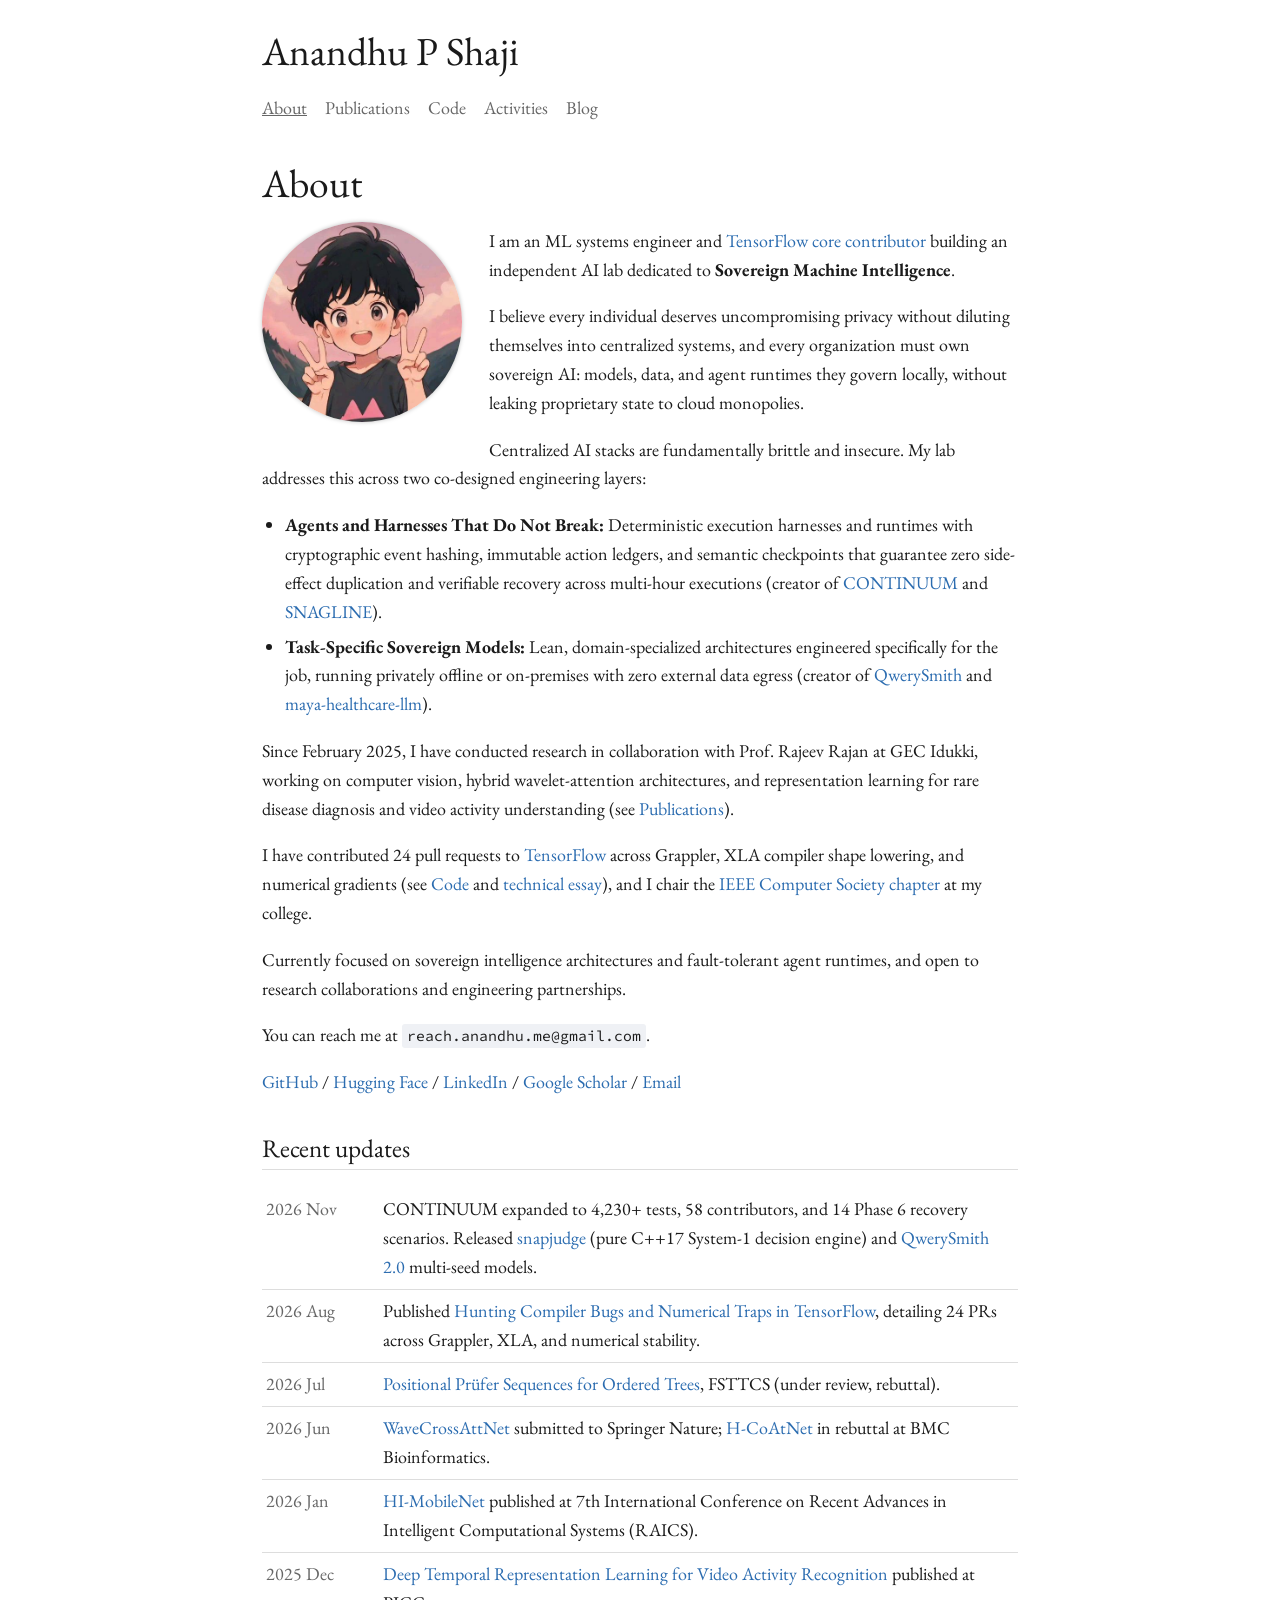
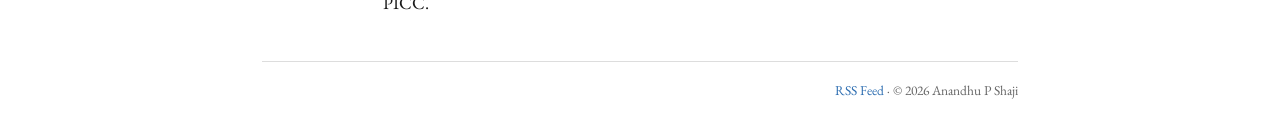
<file: index.html>
<!DOCTYPE html>
<html lang="en">
<head>
  <meta charset="utf-8">
  <meta name="viewport" content="width=device-width,initial-scale=1">
  <title>About - Anandhu P Shaji</title>
  <meta name="description" content="Personal academic and engineering portfolio of Anandhu P Shaji, ML systems engineer, TensorFlow core contributor, and independent AI lab founder.">
  <meta name="author" content="Anandhu P Shaji">
  <link rel="canonical" href="https://anandhupshaji.me/">
  <meta property="og:title" content="Anandhu P Shaji - About">
  <meta property="og:description" content="ML systems engineer, TensorFlow core contributor, and founder building an independent AI lab dedicated to Sovereign Machine Intelligence, unbreakable agent harnesses, and task-specific models.">
  <meta property="og:url" content="https://anandhupshaji.me/">
  <meta property="og:type" content="website">
  <meta property="og:image" content="https://anandhupshaji.me/assets/photo.jpg">
  <meta name="twitter:card" content="summary">
  <meta name="twitter:title" content="Anandhu P Shaji - About">
  <meta name="twitter:description" content="ML systems engineer, TensorFlow core contributor, and founder building an independent AI lab dedicated to Sovereign Machine Intelligence, unbreakable agent harnesses, and task-specific models.">
  <meta name="twitter:image" content="https://anandhupshaji.me/assets/photo.jpg">
  <link rel="icon" href="assets/favicon.svg" type="image/svg+xml">
  <link rel="alternate" type="application/rss+xml" title="Anandhu P Shaji &mdash; RSS Feed" href="feed.xml">
  <link rel="preconnect" href="https://fonts.googleapis.com">
  <link rel="preconnect" href="https://fonts.gstatic.com" crossorigin>
  <link href="https://fonts.googleapis.com/css2?family=EB+Garamond:ital,wght@0,400..800;1,400..800&family=Source+Code+Pro:ital,wght@0,400..700;1,400..700&display=swap" rel="stylesheet">
  <link rel="stylesheet" href="style.css">
  <script type="application/ld+json">
  {
    "@context": "https://schema.org",
    "@type": "Person",
    "name": "Anandhu P Shaji",
    "url": "https://anandhupshaji.me/",
    "image": "https://anandhupshaji.me/assets/photo.jpg",
    "jobTitle": "ML Systems Engineer & Lab Founder",
    "sameAs": [
      "https://github.com/Cyrax321",
      "https://huggingface.co/Cyrax321",
      "https://www.linkedin.com/in/anandhupshaji/",
      "https://scholar.google.com"
    ]
  }
  </script>
</head>

<body>
  <a href="#content" class="skip-to-content">Skip to content</a>
  <h1>Anandhu P Shaji</h1>
  <nav aria-label="Primary">
    <ul>
      <li><a class="active" href="index.html">About</a></li>
      <li><a href="research.html">Publications</a></li>
      <li><a href="code.html">Code</a></li>
      <li><a href="activities.html">Activities</a></li>
      <li><a href="blog.html">Blog</a></li>
    </ul>
  </nav>

  <main id="content">
    <h1>About</h1>
    <img alt="Anandhu P Shaji" id="avatar" src="assets/photo.jpg" width="200" height="200">

    <p>I am an ML systems engineer and <a href="code.html#tensorflow">TensorFlow core contributor</a> building an independent AI lab dedicated to <strong>Sovereign Machine Intelligence</strong>.</p>

    <p>I believe every individual deserves uncompromising privacy without diluting themselves into centralized systems, and every organization must own sovereign AI: models, data, and agent runtimes they govern locally, without leaking proprietary state to cloud monopolies.</p>

    <p>Centralized AI stacks are fundamentally brittle and insecure. My lab addresses this across two co-designed engineering layers:</p>
    <ul>
      <li><strong>Agents and Harnesses That Do Not Break:</strong> Deterministic execution harnesses and runtimes with cryptographic event hashing, immutable action ledgers, and semantic checkpoints that guarantee zero side-effect duplication and verifiable recovery across multi-hour executions (creator of <a href="code.html#continuum">CONTINUUM</a> and <a href="code.html#snagline">SNAGLINE</a>).</li>
      <li><strong>Task-Specific Sovereign Models:</strong> Lean, domain-specialized architectures engineered specifically for the job, running privately offline or on-premises with zero external data egress (creator of <a href="code.html#qwerysmith">QwerySmith</a> and <a href="code.html#maya">maya-healthcare-llm</a>).</li>
    </ul>

    <p>Since February 2025, I have conducted research in collaboration with Prof. Rajeev Rajan at GEC Idukki, working on computer vision, hybrid wavelet-attention architectures, and representation learning for rare disease diagnosis and video activity understanding (see <a href="research.html">Publications</a>).</p>

    <p>I have contributed 24 pull requests to <a rel="external" href="https://github.com/tensorflow/tensorflow">TensorFlow</a> across Grappler, XLA compiler shape lowering, and numerical gradients (see <a href="code.html#tensorflow">Code</a> and <a href="posts/tensorflow-stories.html">technical essay</a>), and I chair the <a href="activities.html#ieee">IEEE Computer Society chapter</a> at my college.</p>

    <p>Currently focused on sovereign intelligence architectures and fault-tolerant agent runtimes, and open to research collaborations and engineering partnerships.</p>

    <p>You can reach me at <code>reach.anandhu.me@gmail.com</code>.</p>

    <p>
      <a rel="external" href="https://github.com/Cyrax321">GitHub</a> /
      <a rel="external" href="https://huggingface.co/Cyrax321">Hugging Face</a> /
      <a rel="external" href="https://www.linkedin.com/in/anandhupshaji/">LinkedIn</a> /
      <a rel="external" href="https://scholar.google.com">Google Scholar</a> /
      <a href="mailto:reach.anandhu.me@gmail.com">Email</a>
    </p>

    <h2 id="recent">Recent updates</h2>
    <table>
      <tbody>
        <tr>
          <td class="date">2026 Nov</td>
          <td>CONTINUUM expanded to 4,230+ tests, 58 contributors, and 14 Phase 6 recovery scenarios. Released <a href="code.html#snapjudge">snapjudge</a> (pure C++17 System-1 decision engine) and <a href="code.html#qwerysmith">QwerySmith 2.0</a> multi-seed models.</td>
        </tr>
        <tr>
          <td class="date">2026 Aug</td>
          <td>Published <a href="posts/tensorflow-stories.html">Hunting Compiler Bugs and Numerical Traps in TensorFlow</a>, detailing 24 PRs across Grappler, XLA, and numerical stability.</td>
        </tr>
        <tr>
          <td class="date">2026 Jul</td>
          <td><a href="research.html#prufer">Positional Prüfer Sequences for Ordered Trees</a>, FSTTCS (under review, rebuttal).</td>
        </tr>
        <tr>
          <td class="date">2026 Jun</td>
          <td><a href="research.html#wavecrossattnet">WaveCrossAttNet</a> submitted to Springer Nature; <a href="research.html#hcoatnet">H-CoAtNet</a> in rebuttal at BMC Bioinformatics.</td>
        </tr>
        <tr>
          <td class="date">2026 Jan</td>
          <td><a href="research.html#himobilenet">HI-MobileNet</a> published at 7th International Conference on Recent Advances in Intelligent Computational Systems (RAICS).</td>
        </tr>
        <tr>
          <td class="date">2025 Dec</td>
          <td><a href="research.html#video-har">Deep Temporal Representation Learning for Video Activity Recognition</a> published at PICC.</td>
        </tr>
      </tbody>
    </table>
  </main>

  <footer>
    <a href="feed.xml">RSS Feed</a> &middot; &copy; 2026 Anandhu P Shaji
  </footer>
</body>
</html>
</file>
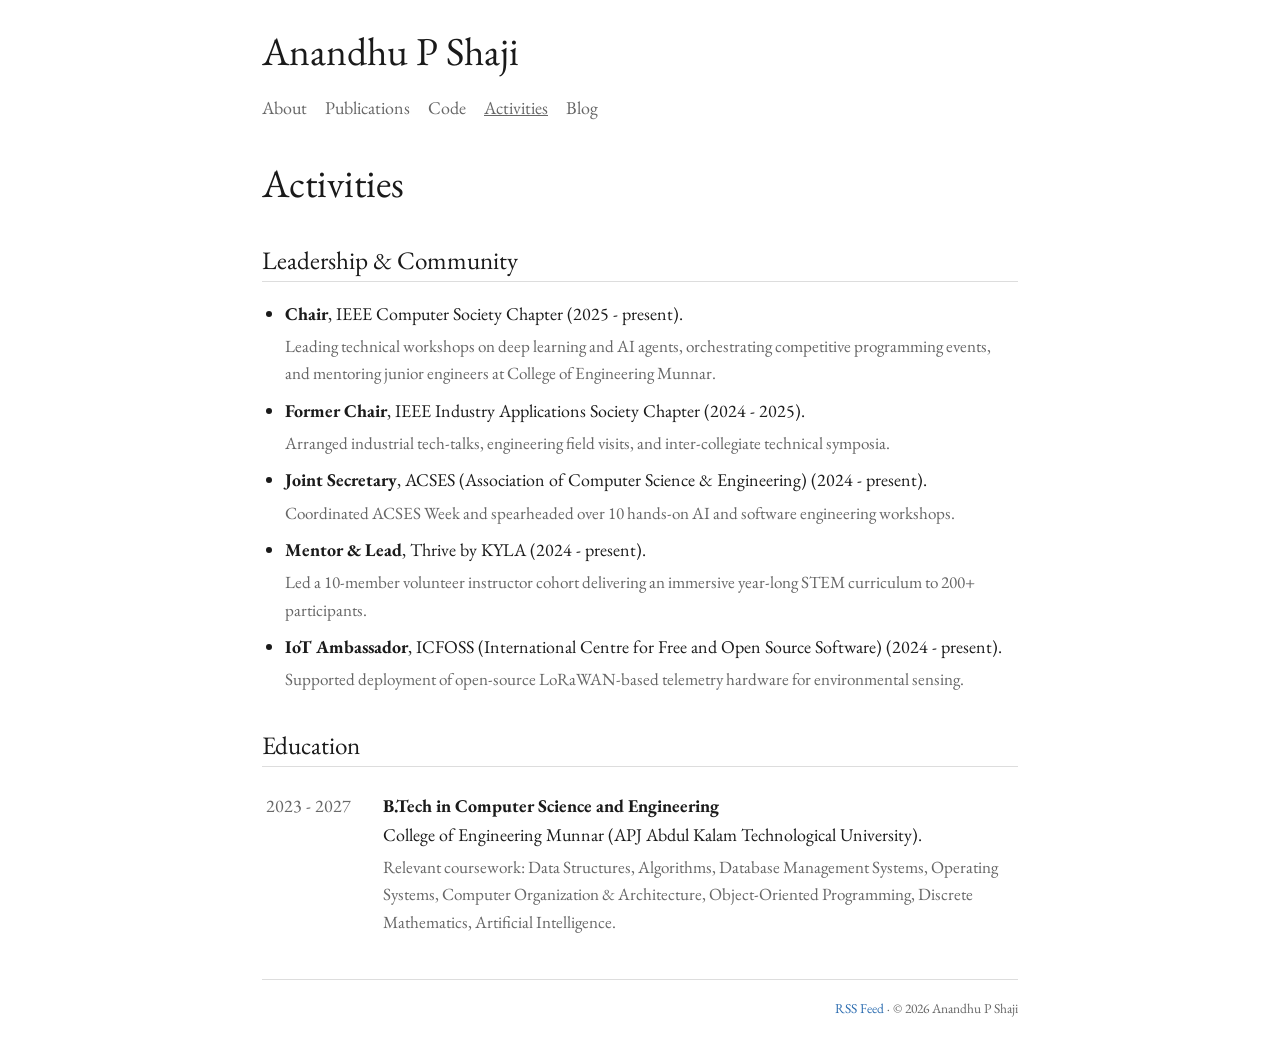
<file: activities.html>
<!DOCTYPE html>
<html lang="en">
<head>
  <meta charset="utf-8">
  <meta name="viewport" content="width=device-width,initial-scale=1">
  <title>Activities - Anandhu P Shaji</title>
  <meta name="description" content="Leadership roles, IEEE Computer Society chairing, community mentorship, and education history of Anandhu P Shaji.">
  <meta name="author" content="Anandhu P Shaji">
  <link rel="canonical" href="https://anandhupshaji.me/activities.html">
  <meta property="og:title" content="Activities &amp; Leadership - Anandhu P Shaji">
  <meta property="og:description" content="IEEE Computer Society Chair, open-source evangelism, workshops, and engineering education.">
  <meta property="og:url" content="https://anandhupshaji.me/activities.html">
  <meta property="og:type" content="website">
  <meta name="twitter:card" content="summary">
  <meta name="twitter:title" content="Activities &amp; Leadership - Anandhu P Shaji">
  <meta name="twitter:description" content="IEEE Computer Society Chair, open-source evangelism, workshops, and engineering education.">
  <link rel="icon" href="assets/favicon.svg" type="image/svg+xml">
  <link rel="alternate" type="application/rss+xml" title="Anandhu P Shaji &mdash; RSS Feed" href="feed.xml">
  <link rel="preconnect" href="https://fonts.googleapis.com">
  <link rel="preconnect" href="https://fonts.gstatic.com" crossorigin>
  <link href="https://fonts.googleapis.com/css2?family=EB+Garamond:ital,wght@0,400..800;1,400..800&family=Source+Code+Pro:ital,wght@0,400..700;1,400..700&display=swap" rel="stylesheet">
  <link rel="stylesheet" href="style.css">
</head>

<body>
  <a href="#content" class="skip-to-content">Skip to content</a>
  <h1>Anandhu P Shaji</h1>
  <nav aria-label="Primary">
    <ul>
      <li><a href="index.html">About</a></li>
      <li><a href="research.html">Publications</a></li>
      <li><a href="code.html">Code</a></li>
      <li><a class="active" href="activities.html">Activities</a></li>
      <li><a href="blog.html">Blog</a></li>
    </ul>
  </nav>

  <main id="content">
    <h1>Activities</h1>

    <h2 id="leadership">Leadership &amp; Community</h2>
    <ul>
      <li id="ieee">
        <strong>Chair</strong>, IEEE Computer Society Chapter (2025 - present).
        <p style="margin: 0.25rem 0 0.5rem; color: var(--muted); font-size: 0.95rem;">Leading technical workshops on deep learning and AI agents, orchestrating competitive programming events, and mentoring junior engineers at College of Engineering Munnar.</p>
      </li>
      <li>
        <strong>Former Chair</strong>, IEEE Industry Applications Society Chapter (2024 - 2025).
        <p style="margin: 0.25rem 0 0.5rem; color: var(--muted); font-size: 0.95rem;">Arranged industrial tech-talks, engineering field visits, and inter-collegiate technical symposia.</p>
      </li>
      <li>
        <strong>Joint Secretary</strong>, ACSES (Association of Computer Science &amp; Engineering) (2024 - present).
        <p style="margin: 0.25rem 0 0.5rem; color: var(--muted); font-size: 0.95rem;">Coordinated ACSES Week and spearheaded over 10 hands-on AI and software engineering workshops.</p>
      </li>
      <li>
        <strong>Mentor &amp; Lead</strong>, Thrive by KYLA (2024 - present).
        <p style="margin: 0.25rem 0 0.5rem; color: var(--muted); font-size: 0.95rem;">Led a 10-member volunteer instructor cohort delivering an immersive year-long STEM curriculum to 200+ participants.</p>
      </li>
      <li>
        <strong>IoT Ambassador</strong>, ICFOSS (International Centre for Free and Open Source Software) (2024 - present).
        <p style="margin: 0.25rem 0 0; color: var(--muted); font-size: 0.95rem;">Supported deployment of open-source LoRaWAN-based telemetry hardware for environmental sensing.</p>
      </li>
    </ul>

    <h2 id="education">Education</h2>
    <table>
      <tbody>
        <tr>
          <td class="date">2023 - 2027</td>
          <td>
            <strong>B.Tech in Computer Science and Engineering</strong><br>
            College of Engineering Munnar (APJ Abdul Kalam Technological University).
            <p style="margin: 0.25rem 0 0; color: var(--muted); font-size: 0.95rem;">Relevant coursework: Data Structures, Algorithms, Database Management Systems, Operating Systems, Computer Organization &amp; Architecture, Object-Oriented Programming, Discrete Mathematics, Artificial Intelligence.</p>
          </td>
        </tr>
      </tbody>
    </table>
  </main>

  <footer>
    <a href="feed.xml">RSS Feed</a> &middot; &copy; 2026 Anandhu P Shaji
  </footer>
</body>
</html>
</file>
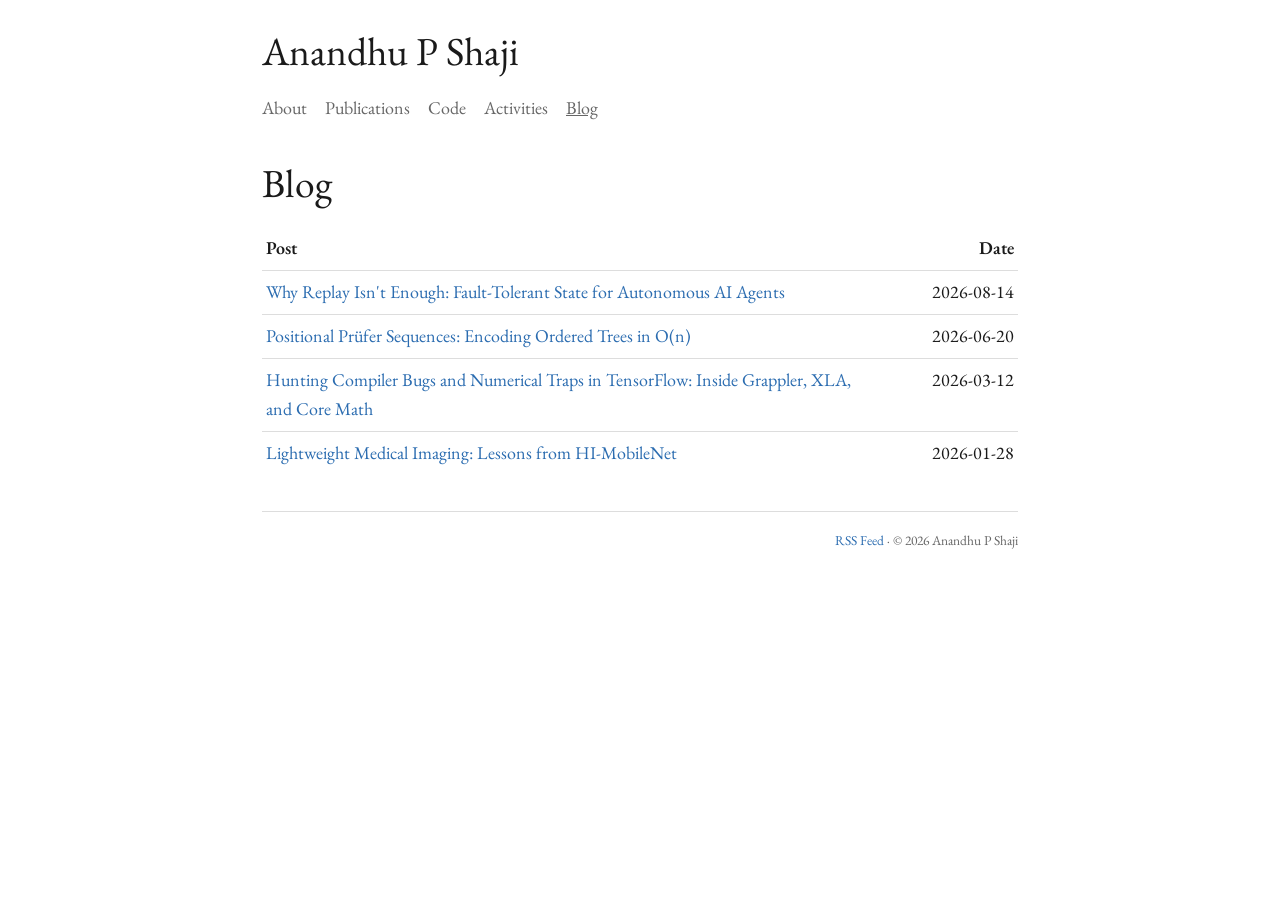
<file: blog.html>
<!DOCTYPE html>
<html lang="en">
<head>
  <meta charset="utf-8">
  <meta name="viewport" content="width=device-width,initial-scale=1">
  <title>Blog - Anandhu P Shaji</title>
  <meta name="description" content="Technical essays, deep dives into compiler bugs, algorithms, and AI agent reliability by Anandhu P Shaji.">
  <meta name="author" content="Anandhu P Shaji">
  <link rel="canonical" href="https://anandhupshaji.me/blog.html">
  <meta property="og:title" content="Blog - Anandhu P Shaji">
  <meta property="og:description" content="Technical essays on AI agent fault tolerance, compilers, discrete algorithms, and machine learning.">
  <meta property="og:url" content="https://anandhupshaji.me/blog.html">
  <meta property="og:type" content="website">
  <meta name="twitter:card" content="summary">
  <meta name="twitter:title" content="Blog - Anandhu P Shaji">
  <meta name="twitter:description" content="Technical essays on AI agent fault tolerance, compilers, discrete algorithms, and machine learning.">
  <link rel="icon" href="assets/favicon.svg" type="image/svg+xml">
  <link rel="alternate" type="application/rss+xml" title="Anandhu P Shaji &mdash; RSS Feed" href="feed.xml">
  <link rel="preconnect" href="https://fonts.googleapis.com">
  <link rel="preconnect" href="https://fonts.gstatic.com" crossorigin>
  <link href="https://fonts.googleapis.com/css2?family=EB+Garamond:ital,wght@0,400..800;1,400..800&family=Source+Code+Pro:ital,wght@0,400..700;1,400..700&display=swap" rel="stylesheet">
  <link rel="stylesheet" href="style.css">
</head>

<body>
  <a href="#content" class="skip-to-content">Skip to content</a>
  <h1>Anandhu P Shaji</h1>
  <nav aria-label="Primary">
    <ul>
      <li><a href="index.html">About</a></li>
      <li><a href="research.html">Publications</a></li>
      <li><a href="code.html">Code</a></li>
      <li><a href="activities.html">Activities</a></li>
      <li><a class="active" href="blog.html">Blog</a></li>
    </ul>
  </nav>

  <main id="content">
    <h1 class="title">Blog</h1>

    <table>
      <thead>
        <tr>
          <th>Post</th>
          <th style="text-align: right; width: 8rem;">Date</th>
        </tr>
      </thead>
      <tbody>
        <tr>
          <td><a href="posts/fault-tolerant-ai-agents.html">Why Replay Isn't Enough: Fault-Tolerant State for Autonomous AI Agents</a></td>
          <td style="text-align: right;"><time datetime="2026-08-14">2026-08-14</time></td>
        </tr>
        <tr>
          <td><a href="posts/positional-prufer-sequences.html">Positional Prüfer Sequences: Encoding Ordered Trees in O(n)</a></td>
          <td style="text-align: right;"><time datetime="2026-06-20">2026-06-20</time></td>
        </tr>
        <tr>
          <td><a href="posts/tensorflow-stories.html">Hunting Compiler Bugs and Numerical Traps in TensorFlow: Inside Grappler, XLA, and Core Math</a></td>
          <td style="text-align: right;"><time datetime="2026-03-12">2026-03-12</time></td>
        </tr>
        <tr>
          <td><a href="posts/lightweight-medical-imaging.html">Lightweight Medical Imaging: Lessons from HI-MobileNet</a></td>
          <td style="text-align: right;"><time datetime="2026-01-28">2026-01-28</time></td>
        </tr>
      </tbody>
    </table>
  </main>

  <footer>
    <a href="feed.xml">RSS Feed</a> &middot; &copy; 2026 Anandhu P Shaji
  </footer>
</body>
</html>
</file>
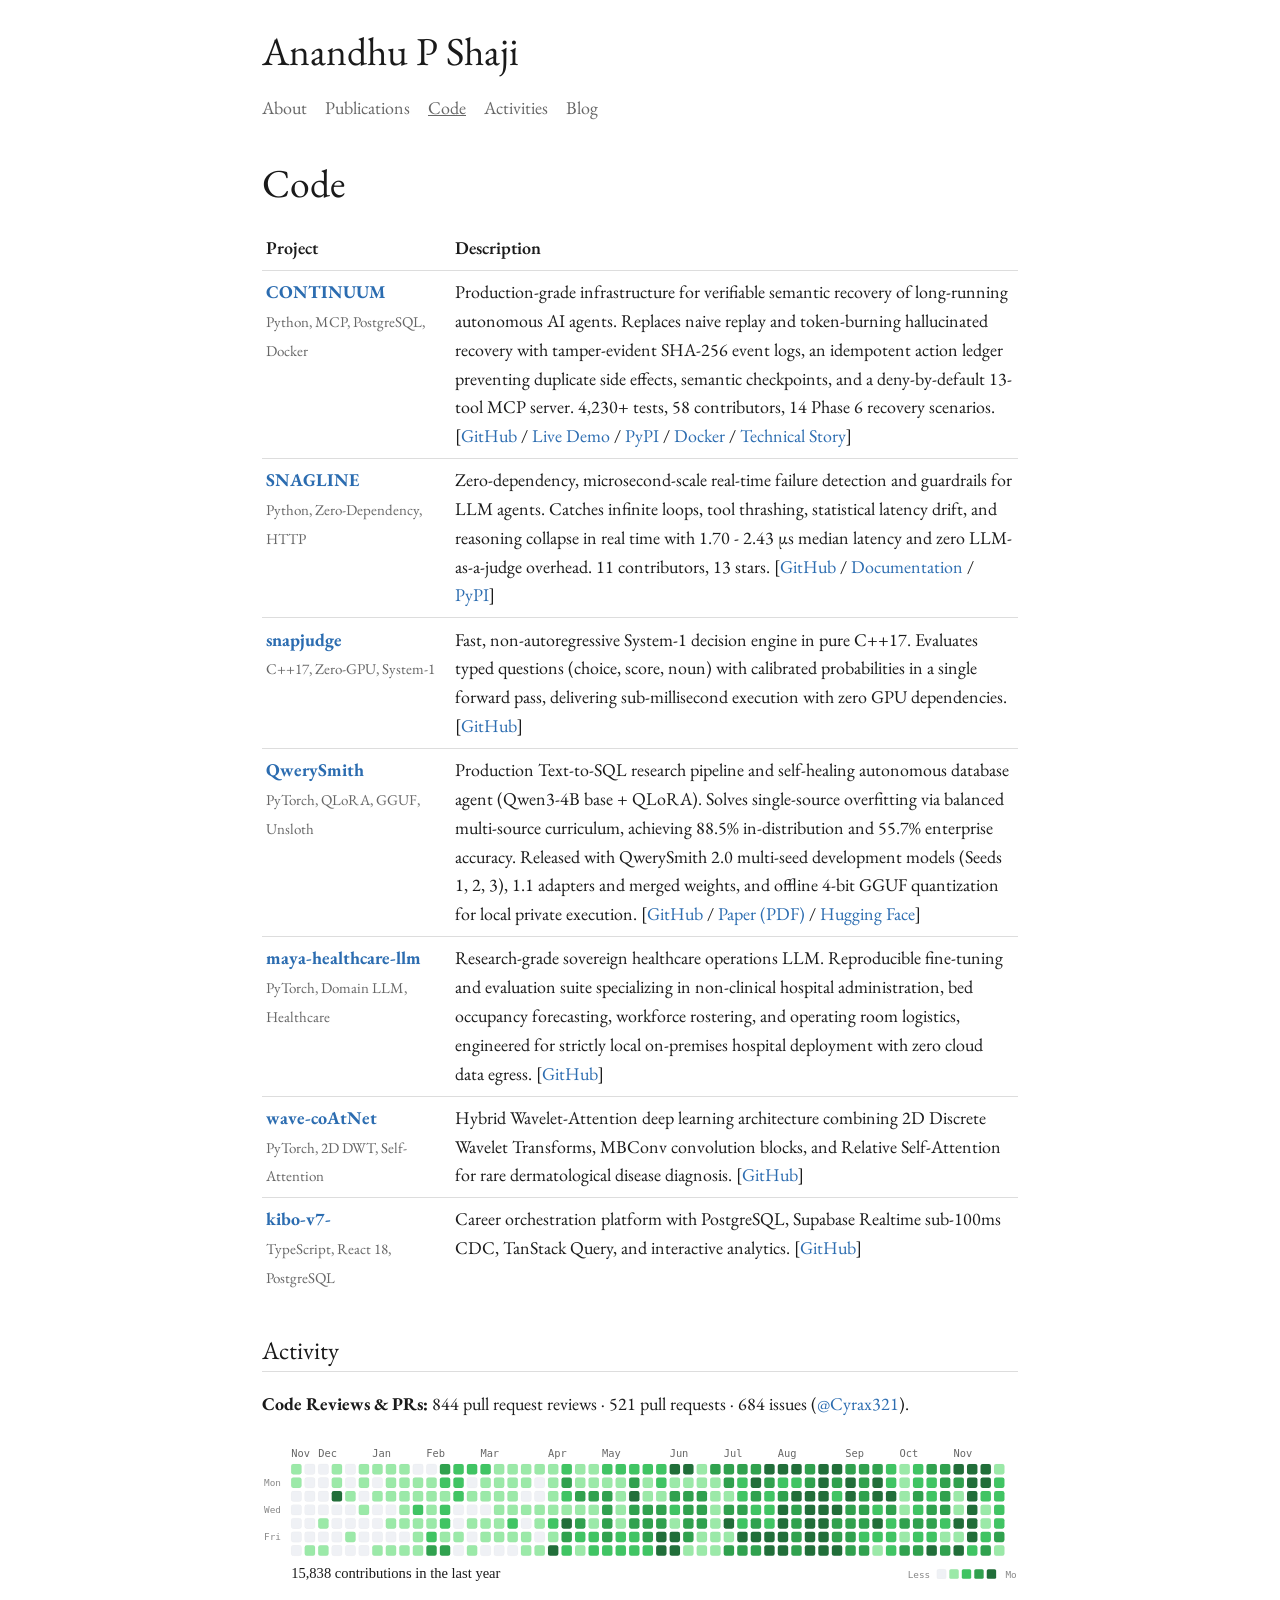
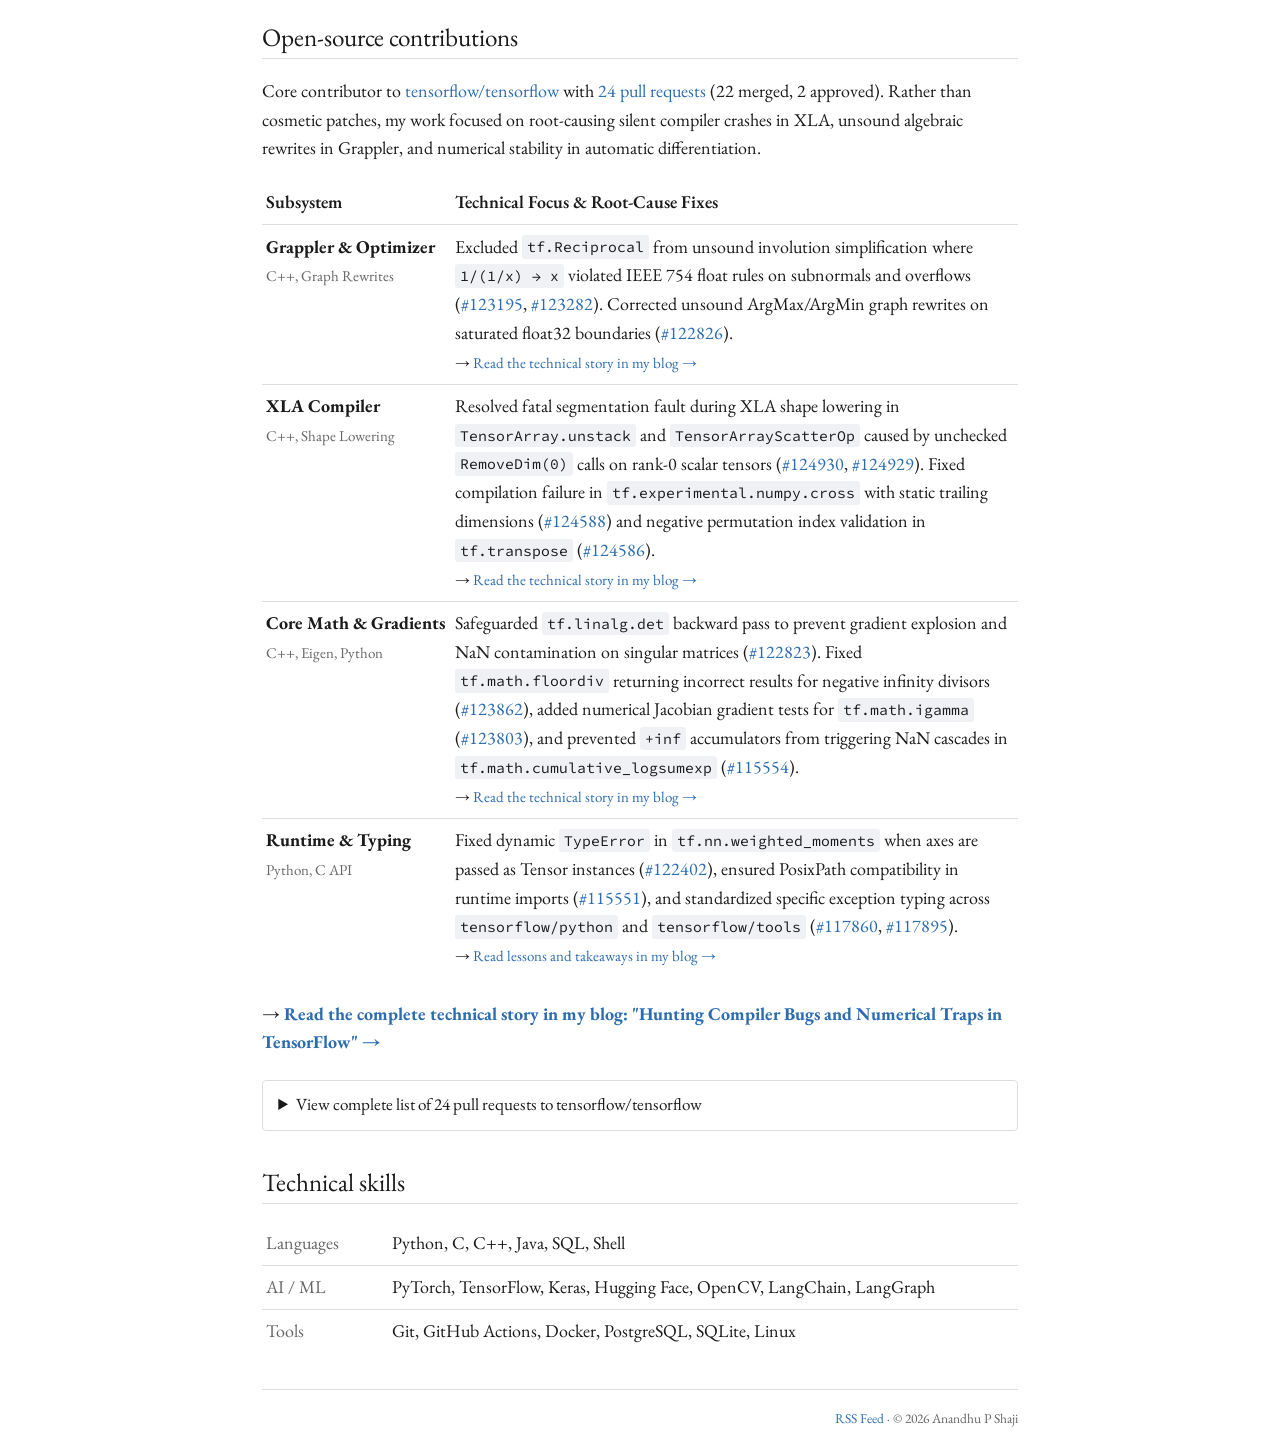
<file: code.html>
<!DOCTYPE html>
<html lang="en">
<head>
  <meta charset="utf-8">
  <meta name="viewport" content="width=device-width,initial-scale=1">
  <title>Code - Anandhu P Shaji</title>
  <meta name="description" content="Open-source systems, sovereign AI tools (CONTINUUM, SNAGLINE, snapjudge, QwerySmith, maya), and 24 pull requests to TensorFlow by Anandhu P Shaji.">
  <meta name="author" content="Anandhu P Shaji">
  <link rel="canonical" href="https://anandhupshaji.me/code.html">
  <meta property="og:title" content="Code &amp; Open Source - Anandhu P Shaji">
  <meta property="og:description" content="Open-source systems for AI agent reliability and compiler fixes in TensorFlow Grappler and XLA.">
  <meta property="og:url" content="https://anandhupshaji.me/code.html">
  <meta property="og:type" content="website">
  <meta name="twitter:card" content="summary">
  <meta name="twitter:title" content="Code &amp; Open Source - Anandhu P Shaji">
  <meta name="twitter:description" content="Open-source systems for AI agent reliability and compiler fixes in TensorFlow Grappler and XLA.">
  <link rel="icon" href="assets/favicon.svg" type="image/svg+xml">
  <link rel="alternate" type="application/rss+xml" title="Anandhu P Shaji &mdash; RSS Feed" href="feed.xml">
  <link rel="preconnect" href="https://fonts.googleapis.com">
  <link rel="preconnect" href="https://fonts.gstatic.com" crossorigin>
  <link href="https://fonts.googleapis.com/css2?family=EB+Garamond:ital,wght@0,400..800;1,400..800&family=Source+Code+Pro:ital,wght@0,400..700;1,400..700&display=swap" rel="stylesheet">
  <link rel="stylesheet" href="style.css">
  <script type="application/ld+json">
  {
    "@context": "https://schema.org",
    "@type": "ItemList",
    "name": "Open-Source Software by Anandhu P Shaji",
    "itemListElement": [
      {
        "@type": "ListItem",
        "position": 1,
        "item": {
          "@type": "SoftwareSourceCode",
          "name": "CONTINUUM",
          "codeRepository": "https://github.com/Cyrax321/CONTINUUM",
          "programmingLanguage": "Python",
          "description": "Reliability infrastructure for verifiable semantic recovery of long-running autonomous AI agents."
        }
      },
      {
        "@type": "ListItem",
        "position": 2,
        "item": {
          "@type": "SoftwareSourceCode",
          "name": "SNAGLINE",
          "codeRepository": "https://github.com/Cyrax321/SNAGLINE",
          "programmingLanguage": "Python",
          "description": "Zero-dependency microsecond-scale real-time failure detection for autonomous AI agents."
        }
      },
      {
        "@type": "ListItem",
        "position": 3,
        "item": {
          "@type": "SoftwareSourceCode",
          "name": "snapjudge",
          "codeRepository": "https://github.com/Cyrax321/snapjudge",
          "programmingLanguage": "C++",
          "description": "Fast, non-autoregressive System-1 decision engine in pure C++17."
        }
      },
      {
        "@type": "ListItem",
        "position": 4,
        "item": {
          "@type": "SoftwareSourceCode",
          "name": "QwerySmith",
          "codeRepository": "https://github.com/Cyrax321/QwerySmith-1.0",
          "programmingLanguage": "Python",
          "description": "Production Text-to-SQL research pipeline and self-healing autonomous database agent."
        }
      }
    ]
  }
  </script>
</head>

<body>
  <a href="#content" class="skip-to-content">Skip to content</a>
  <h1>Anandhu P Shaji</h1>
  <nav aria-label="Primary">
    <ul>
      <li><a href="index.html">About</a></li>
      <li><a href="research.html">Publications</a></li>
      <li><a class="active" href="code.html">Code</a></li>
      <li><a href="activities.html">Activities</a></li>
      <li><a href="blog.html">Blog</a></li>
    </ul>
  </nav>

  <main id="content">
    <h1>Code</h1>

    <table class="responsive-stack">
      <thead>
        <tr>
          <th style="width: 10.5rem;">Project</th>
          <th>Description</th>
        </tr>
      </thead>
      <tbody>
        <tr id="continuum">
          <td>
            <strong><a rel="external" href="https://github.com/Cyrax321/CONTINUUM">CONTINUUM</a></strong><br>
            <small style="color: var(--muted);">Python, MCP, PostgreSQL, Docker</small>
          </td>
          <td>
            Production-grade infrastructure for verifiable semantic recovery of long-running autonomous AI agents. Replaces naive replay and token-burning hallucinated recovery with tamper-evident SHA-256 event logs, an idempotent action ledger preventing duplicate side effects, semantic checkpoints, and a deny-by-default 13-tool MCP server. 4,230+ tests, 58 contributors, 14 Phase 6 recovery scenarios.
            [<a rel="external" href="https://github.com/Cyrax321/CONTINUUM">GitHub</a> / <a rel="external" href="https://continuum-nu-six.vercel.app">Live Demo</a> / <a rel="external" href="https://pypi.org/project/continuum-agent/">PyPI</a> / <a rel="external" href="https://github.com/Cyrax321/CONTINUUM/pkgs/container/continuum">Docker</a> / <a href="posts/fault-tolerant-ai-agents.html">Technical Story</a>]
          </td>
        </tr>
        <tr id="snagline">
          <td>
            <strong><a rel="external" href="https://github.com/Cyrax321/SNAGLINE">SNAGLINE</a></strong><br>
            <small style="color: var(--muted);">Python, Zero-Dependency, HTTP</small>
          </td>
          <td>
            Zero-dependency, microsecond-scale real-time failure detection and guardrails for LLM agents. Catches infinite loops, tool thrashing, statistical latency drift, and reasoning collapse in real time with 1.70 - 2.43 &micro;s median latency and zero LLM-as-a-judge overhead. 11 contributors, 13 stars.
            [<a rel="external" href="https://github.com/Cyrax321/SNAGLINE">GitHub</a> / <a rel="external" href="https://cyrax321.github.io/SNAGLINE/">Documentation</a> / <a rel="external" href="https://pypi.org/project/snagline/">PyPI</a>]
          </td>
        </tr>
        <tr id="snapjudge">
          <td>
            <strong><a rel="external" href="https://github.com/Cyrax321/snapjudge">snapjudge</a></strong><br>
            <small style="color: var(--muted);">C++17, Zero-GPU, System-1</small>
          </td>
          <td>
            Fast, non-autoregressive System-1 decision engine in pure C++17. Evaluates typed questions (choice, score, noun) with calibrated probabilities in a single forward pass, delivering sub-millisecond execution with zero GPU dependencies.
            [<a rel="external" href="https://github.com/Cyrax321/snapjudge">GitHub</a>]
          </td>
        </tr>
        <tr id="qwerysmith">
          <td>
            <strong><a rel="external" href="https://github.com/Cyrax321/QwerySmith-1.0">QwerySmith</a></strong><br>
            <small style="color: var(--muted);">PyTorch, QLoRA, GGUF, Unsloth</small>
          </td>
          <td>
            Production Text-to-SQL research pipeline and self-healing autonomous database agent (Qwen3-4B base + QLoRA). Solves single-source overfitting via balanced multi-source curriculum, achieving 88.5% in-distribution and 55.7% enterprise accuracy. Released with QwerySmith 2.0 multi-seed development models (Seeds 1, 2, 3), 1.1 adapters and merged weights, and offline 4-bit GGUF quantization for local private execution.
            [<a rel="external" href="https://github.com/Cyrax321/QwerySmith-1.0">GitHub</a> / <a rel="external" href="https://drive.google.com/file/d/1sN1eVn7LpOi6cLEI1euxOT2cByBoXLlg/view?usp=sharing">Paper (PDF)</a> / <a rel="external" href="https://huggingface.co/Cyrax321">Hugging Face</a>]
          </td>
        </tr>
        <tr id="maya">
          <td>
            <strong><a rel="external" href="https://github.com/Cyrax321/maya-healthcare-llm">maya-healthcare-llm</a></strong><br>
            <small style="color: var(--muted);">PyTorch, Domain LLM, Healthcare</small>
          </td>
          <td>
            Research-grade sovereign healthcare operations LLM. Reproducible fine-tuning and evaluation suite specializing in non-clinical hospital administration, bed occupancy forecasting, workforce rostering, and operating room logistics, engineered for strictly local on-premises hospital deployment with zero cloud data egress.
            [<a rel="external" href="https://github.com/Cyrax321/maya-healthcare-llm">GitHub</a>]
          </td>
        </tr>
        <tr id="wave-coatnet">
          <td>
            <strong><a rel="external" href="https://github.com/Cyrax321/wave-coAtNet">wave-coAtNet</a></strong><br>
            <small style="color: var(--muted);">PyTorch, 2D DWT, Self-Attention</small>
          </td>
          <td>
            Hybrid Wavelet-Attention deep learning architecture combining 2D Discrete Wavelet Transforms, MBConv convolution blocks, and Relative Self-Attention for rare dermatological disease diagnosis.
            [<a rel="external" href="https://github.com/Cyrax321/wave-coAtNet">GitHub</a>]
          </td>
        </tr>
        <tr id="kibo">
          <td>
            <strong><a rel="external" href="https://github.com/Cyrax321/kibo-v7-">kibo-v7-</a></strong><br>
            <small style="color: var(--muted);">TypeScript, React 18, PostgreSQL</small>
          </td>
          <td>
            Career orchestration platform with PostgreSQL, Supabase Realtime sub-100ms CDC, TanStack Query, and interactive analytics.
            [<a rel="external" href="https://github.com/Cyrax321/kibo-v7-">GitHub</a>]
          </td>
        </tr>
      </tbody>
    </table>

    <h2 id="activity">Activity</h2>
    <p style="margin-bottom: 0.75rem;"><strong>Code Reviews &amp; PRs:</strong> 844 pull request reviews &middot; 521 pull requests &middot; 684 issues (<a rel="external" href="https://github.com/Cyrax321">@Cyrax321</a>).</p>
    <div class="activity-chart">
      <img src="assets/github_contributions.svg" alt="Cyrax321 GitHub Contributions" style="display: block; width: 100%; height: auto;" />
    </div>

    <h2 id="tensorflow">Open-source contributions</h2>
    <p>
      Core contributor to <a rel="external" href="https://github.com/tensorflow/tensorflow">tensorflow/tensorflow</a> with <a rel="external" href="https://github.com/tensorflow/tensorflow/pulls?q=author%3ACyrax321">24 pull requests</a> (22 merged, 2 approved). Rather than cosmetic patches, my work focused on root-causing silent compiler crashes in XLA, unsound algebraic rewrites in Grappler, and numerical stability in automatic differentiation.
    </p>

    <table class="responsive-stack">
      <thead>
        <tr>
          <th style="width: 10.5rem;">Subsystem</th>
          <th>Technical Focus &amp; Root-Cause Fixes</th>
        </tr>
      </thead>
      <tbody>
        <tr>
          <td>
            <strong>Grappler &amp; Optimizer</strong><br>
            <small style="color: var(--muted);">C++, Graph Rewrites</small>
          </td>
          <td>
            Excluded <code>tf.Reciprocal</code> from unsound involution simplification where <code>1/(1/x) &rarr; x</code> violated IEEE 754 float rules on subnormals and overflows (<a rel="external" href="https://github.com/tensorflow/tensorflow/pull/123195">#123195</a>, <a rel="external" href="https://github.com/tensorflow/tensorflow/pull/123282">#123282</a>). Corrected unsound ArgMax/ArgMin graph rewrites on saturated float32 boundaries (<a rel="external" href="https://github.com/tensorflow/tensorflow/pull/122826">#122826</a>).
            <br>
            <small>&rarr; <a href="posts/tensorflow-stories.html#unsound-algebraic-rewrites">Read the technical story in my blog &rarr;</a></small>
          </td>
        </tr>
        <tr>
          <td>
            <strong>XLA Compiler</strong><br>
            <small style="color: var(--muted);">C++, Shape Lowering</small>
          </td>
          <td>
            Resolved fatal segmentation fault during XLA shape lowering in <code>TensorArray.unstack</code> and <code>TensorArrayScatterOp</code> caused by unchecked <code>RemoveDim(0)</code> calls on rank-0 scalar tensors (<a rel="external" href="https://github.com/tensorflow/tensorflow/pull/124930">#124930</a>, <a rel="external" href="https://github.com/tensorflow/tensorflow/pull/124929">#124929</a>). Fixed compilation failure in <code>tf.experimental.numpy.cross</code> with static trailing dimensions (<a rel="external" href="https://github.com/tensorflow/tensorflow/pull/124588">#124588</a>) and negative permutation index validation in <code>tf.transpose</code> (<a rel="external" href="https://github.com/tensorflow/tensorflow/pull/124586">#124586</a>).
            <br>
            <small>&rarr; <a href="posts/tensorflow-stories.html#xla-compiler-segfault">Read the technical story in my blog &rarr;</a></small>
          </td>
        </tr>
        <tr>
          <td>
            <strong>Core Math &amp; Gradients</strong><br>
            <small style="color: var(--muted);">C++, Eigen, Python</small>
          </td>
          <td>
            Safeguarded <code>tf.linalg.det</code> backward pass to prevent gradient explosion and NaN contamination on singular matrices (<a rel="external" href="https://github.com/tensorflow/tensorflow/pull/122823">#122823</a>). Fixed <code>tf.math.floordiv</code> returning incorrect results for negative infinity divisors (<a rel="external" href="https://github.com/tensorflow/tensorflow/pull/123862">#123862</a>), added numerical Jacobian gradient tests for <code>tf.math.igamma</code> (<a rel="external" href="https://github.com/tensorflow/tensorflow/pull/123803">#123803</a>), and prevented <code>+inf</code> accumulators from triggering NaN cascades in <code>tf.math.cumulative_logsumexp</code> (<a rel="external" href="https://github.com/tensorflow/tensorflow/pull/115554">#115554</a>).
            <br>
            <small>&rarr; <a href="posts/tensorflow-stories.html#singular-matrix-gradients">Read the technical story in my blog &rarr;</a></small>
          </td>
        </tr>
        <tr>
          <td>
            <strong>Runtime &amp; Typing</strong><br>
            <small style="color: var(--muted);">Python, C API</small>
          </td>
          <td>
            Fixed dynamic <code>TypeError</code> in <code>tf.nn.weighted_moments</code> when axes are passed as Tensor instances (<a rel="external" href="https://github.com/tensorflow/tensorflow/pull/122402">#122402</a>), ensured PosixPath compatibility in runtime imports (<a rel="external" href="https://github.com/tensorflow/tensorflow/pull/115551">#115551</a>), and standardized specific exception typing across <code>tensorflow/python</code> and <code>tensorflow/tools</code> (<a rel="external" href="https://github.com/tensorflow/tensorflow/pull/117860">#117860</a>, <a rel="external" href="https://github.com/tensorflow/tensorflow/pull/117895">#117895</a>).
            <br>
            <small>&rarr; <a href="posts/tensorflow-stories.html#lessons">Read lessons and takeaways in my blog &rarr;</a></small>
          </td>
        </tr>
      </tbody>
    </table>

    <p style="margin: 1.25rem 0;">
      &rarr; <strong><a href="posts/tensorflow-stories.html">Read the complete technical story in my blog: "Hunting Compiler Bugs and Numerical Traps in TensorFlow" &rarr;</a></strong>
    </p>

    <details>
      <summary>View complete list of 24 pull requests to tensorflow/tensorflow</summary>
      <div class="table-scroll">
      <table style="margin-top: 0.75rem; font-size: 0.9rem;">
        <thead>
          <tr>
            <th style="width: 4.5rem;">PR</th>
            <th>Title</th>
            <th style="width: 6.5rem;">Subsystem</th>
            <th style="width: 5rem;">Status</th>
          </tr>
        </thead>
        <tbody>
          <tr>
            <td><a rel="external" href="https://github.com/tensorflow/tensorflow/pull/124930">#124930</a></td>
            <td>Reject scalar values in XLA TensorArrayScatterOp before RemoveDim(0)</td>
            <td>XLA</td>
            <td>Merged</td>
          </tr>
          <tr>
            <td><a rel="external" href="https://github.com/tensorflow/tensorflow/pull/124929">#124929</a></td>
            <td>Fix XLA TensorArray.unstack segfault on scalar input</td>
            <td>XLA</td>
            <td>Merged</td>
          </tr>
          <tr>
            <td><a rel="external" href="https://github.com/tensorflow/tensorflow/pull/124927">#124927</a></td>
            <td>Fix tf.math.igamma to return NaN for out-of-domain inputs (a &le; 0, x == 0)</td>
            <td>Core Math</td>
            <td>Merged</td>
          </tr>
          <tr>
            <td><a rel="external" href="https://github.com/tensorflow/tensorflow/pull/124588">#124588</a></td>
            <td>Fix XLA compile failure in tf.experimental.numpy.cross with static last dimension</td>
            <td>XLA</td>
            <td>Merged</td>
          </tr>
          <tr>
            <td><a rel="external" href="https://github.com/tensorflow/tensorflow/pull/124586">#124586</a></td>
            <td>Fix tf.transpose rejecting negative perm indices under XLA compilation</td>
            <td>XLA</td>
            <td>Merged</td>
          </tr>
          <tr>
            <td><a rel="external" href="https://github.com/tensorflow/tensorflow/pull/124450">#124450</a></td>
            <td>Fix documentation typos in Python docstrings and comments</td>
            <td>Docs</td>
            <td>Merged</td>
          </tr>
          <tr>
            <td><a rel="external" href="https://github.com/tensorflow/tensorflow/pull/124407">#124407</a></td>
            <td>Fix OverridableFetchContent override example to use prefixed variable name</td>
            <td>Build</td>
            <td>Merged</td>
          </tr>
          <tr>
            <td><a rel="external" href="https://github.com/tensorflow/tensorflow/pull/124233">#124233</a></td>
            <td>Validate resource variable dtypes in training ops</td>
            <td>Core</td>
            <td>Approved</td>
          </tr>
          <tr>
            <td><a rel="external" href="https://github.com/tensorflow/tensorflow/pull/123862">#123862</a></td>
            <td>Fix tf.math.floordiv wrong result for -inf divisors</td>
            <td>Core Math</td>
            <td>Open</td>
          </tr>
          <tr>
            <td><a rel="external" href="https://github.com/tensorflow/tensorflow/pull/123803">#123803</a></td>
            <td>Add numerical Jacobian test for igamma x-gradient</td>
            <td>Gradients</td>
            <td>Merged</td>
          </tr>
          <tr>
            <td><a rel="external" href="https://github.com/tensorflow/tensorflow/pull/123282">#123282</a></td>
            <td>Remove incorrect TF_Involution trait from tf.Reciprocal</td>
            <td>MLIR</td>
            <td>Merged</td>
          </tr>
          <tr>
            <td><a rel="external" href="https://github.com/tensorflow/tensorflow/pull/123195">#123195</a></td>
            <td>Exclude Reciprocal from Grappler involution simplification</td>
            <td>Grappler</td>
            <td>Merged</td>
          </tr>
          <tr>
            <td><a rel="external" href="https://github.com/tensorflow/tensorflow/pull/122826">#122826</a></td>
            <td>Fix Grappler ArgMax/ArgMin wrong results for saturating ops in float32</td>
            <td>Grappler</td>
            <td>Merged</td>
          </tr>
          <tr>
            <td><a rel="external" href="https://github.com/tensorflow/tensorflow/pull/122823">#122823</a></td>
            <td>Fix tf.linalg.det gradient crash on singular matrices</td>
            <td>Gradients</td>
            <td>Merged (internal)</td>
          </tr>
          <tr>
            <td><a rel="external" href="https://github.com/tensorflow/tensorflow/pull/122402">#122402</a></td>
            <td>Fix TypeError in tf.nn.weighted_moments when axes is a tf.Tensor</td>
            <td>NN Ops</td>
            <td>Merged</td>
          </tr>
          <tr>
            <td><a rel="external" href="https://github.com/tensorflow/tensorflow/pull/117895">#117895</a></td>
            <td>Replace generic Exception with specific types in tensorflow/tools</td>
            <td>Tools</td>
            <td>Merged</td>
          </tr>
          <tr>
            <td><a rel="external" href="https://github.com/tensorflow/tensorflow/pull/117894">#117894</a></td>
            <td>Use idiomatic Python patterns in speech_commands examples</td>
            <td>Examples</td>
            <td>Merged</td>
          </tr>
          <tr>
            <td><a rel="external" href="https://github.com/tensorflow/tensorflow/pull/117860">#117860</a></td>
            <td>Replace generic Exception with specific exception types in tensorflow/python</td>
            <td>Python API</td>
            <td>Merged</td>
          </tr>
          <tr>
            <td><a rel="external" href="https://github.com/tensorflow/tensorflow/pull/117858">#117858</a></td>
            <td>Replace generic Exception with specific exception types in speech_commands</td>
            <td>Examples</td>
            <td>Merged</td>
          </tr>
          <tr>
            <td><a rel="external" href="https://github.com/tensorflow/tensorflow/pull/115560">#115560</a></td>
            <td>Docs: Fix miscellaneous spelling typos across codebase</td>
            <td>Docs</td>
            <td>Merged</td>
          </tr>
          <tr>
            <td><a rel="external" href="https://github.com/tensorflow/tensorflow/pull/115554">#115554</a></td>
            <td>Fix tf.math.cumulative_logsumexp NaN for +inf inputs</td>
            <td>Core Math</td>
            <td>Merged</td>
          </tr>
          <tr>
            <td><a rel="external" href="https://github.com/tensorflow/tensorflow/pull/115551">#115551</a></td>
            <td>Fix TypeError when sys.path contains PosixPath objects</td>
            <td>Runtime</td>
            <td>Merged</td>
          </tr>
        </tbody>
      </table>
      </div>
    </details>

    <h2 id="skills">Technical skills</h2>
    <table>
      <tbody>
        <tr>
          <td style="width: 7rem; color: var(--muted);">Languages</td>
          <td>Python, C, C++, Java, SQL, Shell</td>
        </tr>
        <tr>
          <td style="color: var(--muted);">AI / ML</td>
          <td>PyTorch, TensorFlow, Keras, Hugging Face, OpenCV, LangChain, LangGraph</td>
        </tr>
        <tr>
          <td style="color: var(--muted);">Tools</td>
          <td>Git, GitHub Actions, Docker, PostgreSQL, SQLite, Linux</td>
        </tr>
      </tbody>
    </table>
  </main>

  <footer>
    <a href="feed.xml">RSS Feed</a> &middot; &copy; 2026 Anandhu P Shaji
  </footer>
</body>
</html>
</file>
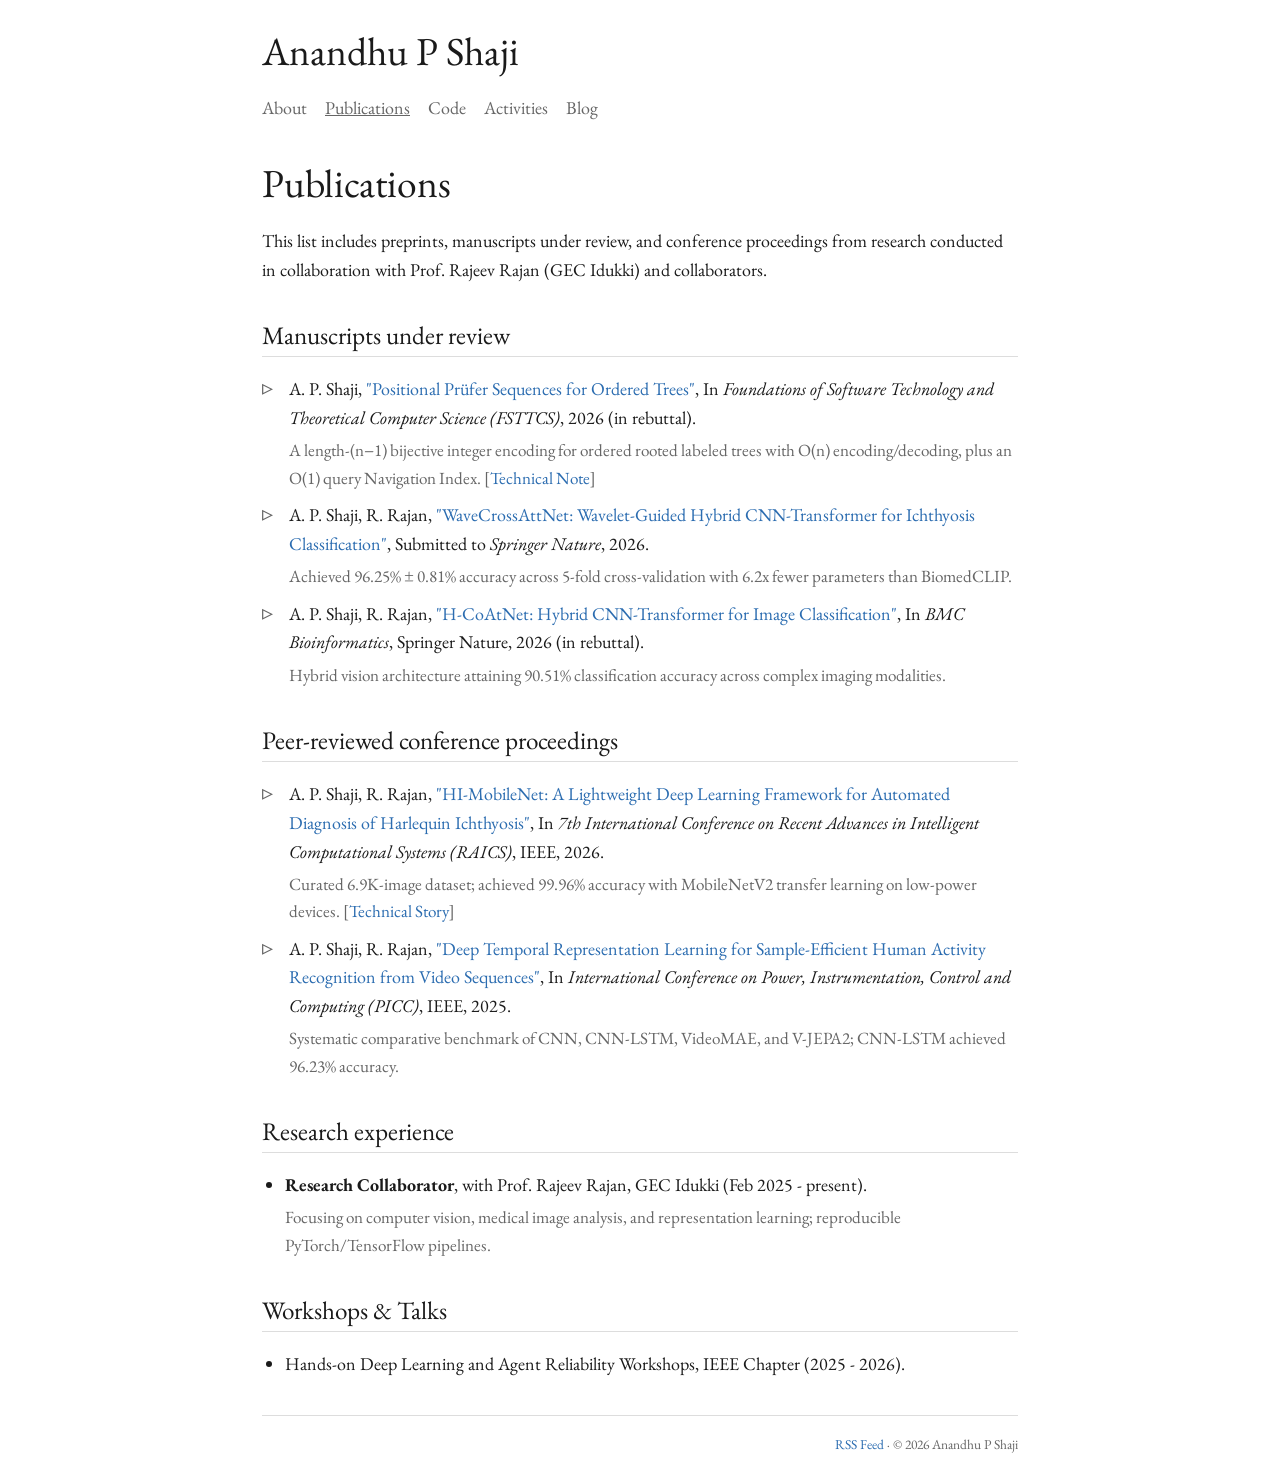
<file: research.html>
<!DOCTYPE html>
<html lang="en">
<head>
  <meta charset="utf-8">
  <meta name="viewport" content="width=device-width,initial-scale=1">
  <title>Publications - Anandhu P Shaji</title>
  <meta name="description" content="Academic publications, preprints, and manuscripts in computer vision, medical imaging, and discrete algorithms by Anandhu P Shaji.">
  <meta name="author" content="Anandhu P Shaji">
  <link rel="canonical" href="https://anandhupshaji.me/research.html">
  <meta property="og:title" content="Publications - Anandhu P Shaji">
  <meta property="og:description" content="Research publications, preprints, and proceedings covering WaveCrossAttNet, HI-MobileNet, and Positional Prüfer Sequences.">
  <meta property="og:url" content="https://anandhupshaji.me/research.html">
  <meta property="og:type" content="website">
  <meta name="twitter:card" content="summary">
  <meta name="twitter:title" content="Publications - Anandhu P Shaji">
  <meta name="twitter:description" content="Research publications, preprints, and proceedings covering WaveCrossAttNet, HI-MobileNet, and Positional Prüfer Sequences.">
  <link rel="icon" href="assets/favicon.svg" type="image/svg+xml">
  <link rel="alternate" type="application/rss+xml" title="Anandhu P Shaji &mdash; RSS Feed" href="feed.xml">
  <link rel="preconnect" href="https://fonts.googleapis.com">
  <link rel="preconnect" href="https://fonts.gstatic.com" crossorigin>
  <link href="https://fonts.googleapis.com/css2?family=EB+Garamond:ital,wght@0,400..800;1,400..800&family=Source+Code+Pro:ital,wght@0,400..700;1,400..700&display=swap" rel="stylesheet">
  <link rel="stylesheet" href="style.css">
  <script type="application/ld+json">
  {
    "@context": "https://schema.org",
    "@type": "ItemList",
    "name": "Research Publications of Anandhu P Shaji",
    "itemListElement": [
      {
        "@type": "ListItem",
        "position": 1,
        "item": {
          "@type": "ScholarlyArticle",
          "name": "Positional Prüfer Sequences for Ordered Trees",
          "author": {"@type": "Person", "name": "Anandhu P Shaji"},
          "isPartOf": {"@type": "PublicationIssue", "name": "FSTTCS 2026"}
        }
      },
      {
        "@type": "ListItem",
        "position": 2,
        "item": {
          "@type": "ScholarlyArticle",
          "name": "HI-MobileNet: A Lightweight Deep Learning Framework for Automated Diagnosis of Harlequin Ichthyosis",
          "author": [
            {"@type": "Person", "name": "Anandhu P Shaji"},
            {"@type": "Person", "name": "Rajeev Rajan"}
          ],
          "isPartOf": {"@type": "PublicationIssue", "name": "IEEE RAICS 2026"}
        }
      }
    ]
  }
  </script>
</head>

<body>
  <a href="#content" class="skip-to-content">Skip to content</a>
  <h1>Anandhu P Shaji</h1>
  <nav aria-label="Primary">
    <ul>
      <li><a href="index.html">About</a></li>
      <li><a class="active" href="research.html">Publications</a></li>
      <li><a href="code.html">Code</a></li>
      <li><a href="activities.html">Activities</a></li>
      <li><a href="blog.html">Blog</a></li>
    </ul>
  </nav>

  <main id="content">
    <h1>Publications</h1>
    <p>This list includes preprints, manuscripts under review, and conference proceedings from research conducted in collaboration with Prof. Rajeev Rajan (GEC Idukki) and collaborators.</p>

    <h2 id="under-review">Manuscripts under review</h2>
    <ul class="papers">
      <li id="prufer">
        A. P. Shaji, <a href="#prufer">"Positional Prüfer Sequences for Ordered Trees"</a>, In <em>Foundations of Software Technology and Theoretical Computer Science (FSTTCS)</em>, 2026 (in rebuttal).
        <p style="margin: 0.25rem 0 0.5rem; color: var(--muted); font-size: 0.95rem;">A length-(n&minus;1) bijective integer encoding for ordered rooted labeled trees with O(n) encoding/decoding, plus an O(1) query Navigation Index. [<a href="posts/positional-prufer-sequences.html">Technical Note</a>]</p>
      </li>
      <li id="wavecrossattnet">
        A. P. Shaji, R. Rajan, <a href="#wavecrossattnet">"WaveCrossAttNet: Wavelet-Guided Hybrid CNN-Transformer for Ichthyosis Classification"</a>, Submitted to <em>Springer Nature</em>, 2026.
        <p style="margin: 0.25rem 0 0.5rem; color: var(--muted); font-size: 0.95rem;">Achieved 96.25% ± 0.81% accuracy across 5-fold cross-validation with 6.2x fewer parameters than BiomedCLIP.</p>
      </li>
      <li id="hcoatnet">
        A. P. Shaji, R. Rajan, <a href="#hcoatnet">"H-CoAtNet: Hybrid CNN-Transformer for Image Classification"</a>, In <em>BMC Bioinformatics</em>, Springer Nature, 2026 (in rebuttal).
        <p style="margin: 0.25rem 0 0.5rem; color: var(--muted); font-size: 0.95rem;">Hybrid vision architecture attaining 90.51% classification accuracy across complex imaging modalities.</p>
      </li>
    </ul>

    <h2 id="published">Peer-reviewed conference proceedings</h2>
    <ul class="papers">
      <li id="himobilenet">
        A. P. Shaji, R. Rajan, <a href="#himobilenet">"HI-MobileNet: A Lightweight Deep Learning Framework for Automated Diagnosis of Harlequin Ichthyosis"</a>, In <em>7th International Conference on Recent Advances in Intelligent Computational Systems (RAICS)</em>, IEEE, 2026.
        <p style="margin: 0.25rem 0 0.5rem; color: var(--muted); font-size: 0.95rem;">Curated 6.9K-image dataset; achieved 99.96% accuracy with MobileNetV2 transfer learning on low-power devices. [<a href="posts/lightweight-medical-imaging.html">Technical Story</a>]</p>
      </li>
      <li id="video-har">
        A. P. Shaji, R. Rajan, <a href="#video-har">"Deep Temporal Representation Learning for Sample-Efficient Human Activity Recognition from Video Sequences"</a>, In <em>International Conference on Power, Instrumentation, Control and Computing (PICC)</em>, IEEE, 2025.
        <p style="margin: 0.25rem 0 0.5rem; color: var(--muted); font-size: 0.95rem;">Systematic comparative benchmark of CNN, CNN-LSTM, VideoMAE, and V-JEPA2; CNN-LSTM achieved 96.23% accuracy.</p>
      </li>
    </ul>

    <h2 id="experience">Research experience</h2>
    <ul>
      <li>
        <strong>Research Collaborator</strong>, with Prof. Rajeev Rajan, GEC Idukki (Feb 2025 - present).
        <p style="margin: 0.25rem 0 0; color: var(--muted); font-size: 0.95rem;">Focusing on computer vision, medical image analysis, and representation learning; reproducible PyTorch/TensorFlow pipelines.</p>
      </li>
    </ul>

    <h2 id="talks">Workshops &amp; Talks</h2>
    <ul>
      <li>
        Hands-on Deep Learning and Agent Reliability Workshops, IEEE Chapter (2025 - 2026).
      </li>
    </ul>
  </main>

  <footer>
    <a href="feed.xml">RSS Feed</a> &middot; &copy; 2026 Anandhu P Shaji
  </footer>
</body>
</html>
</file>
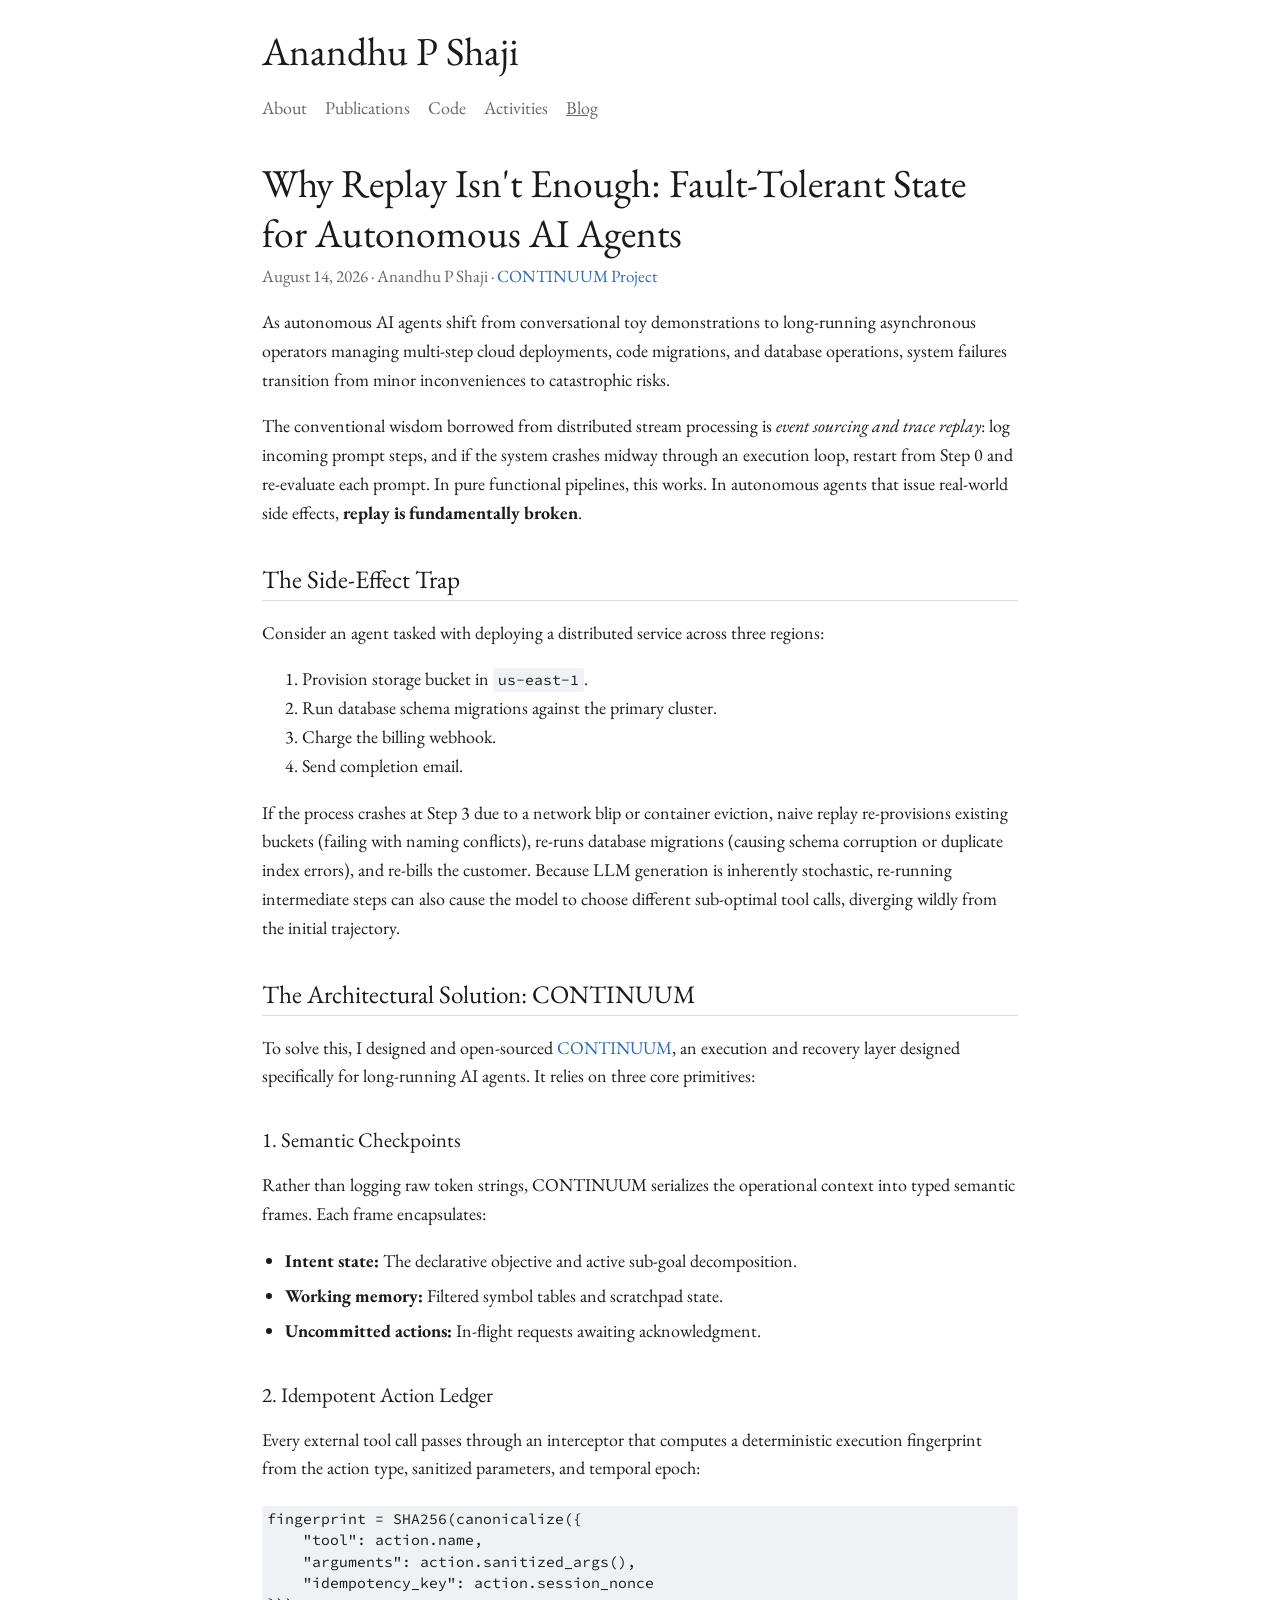
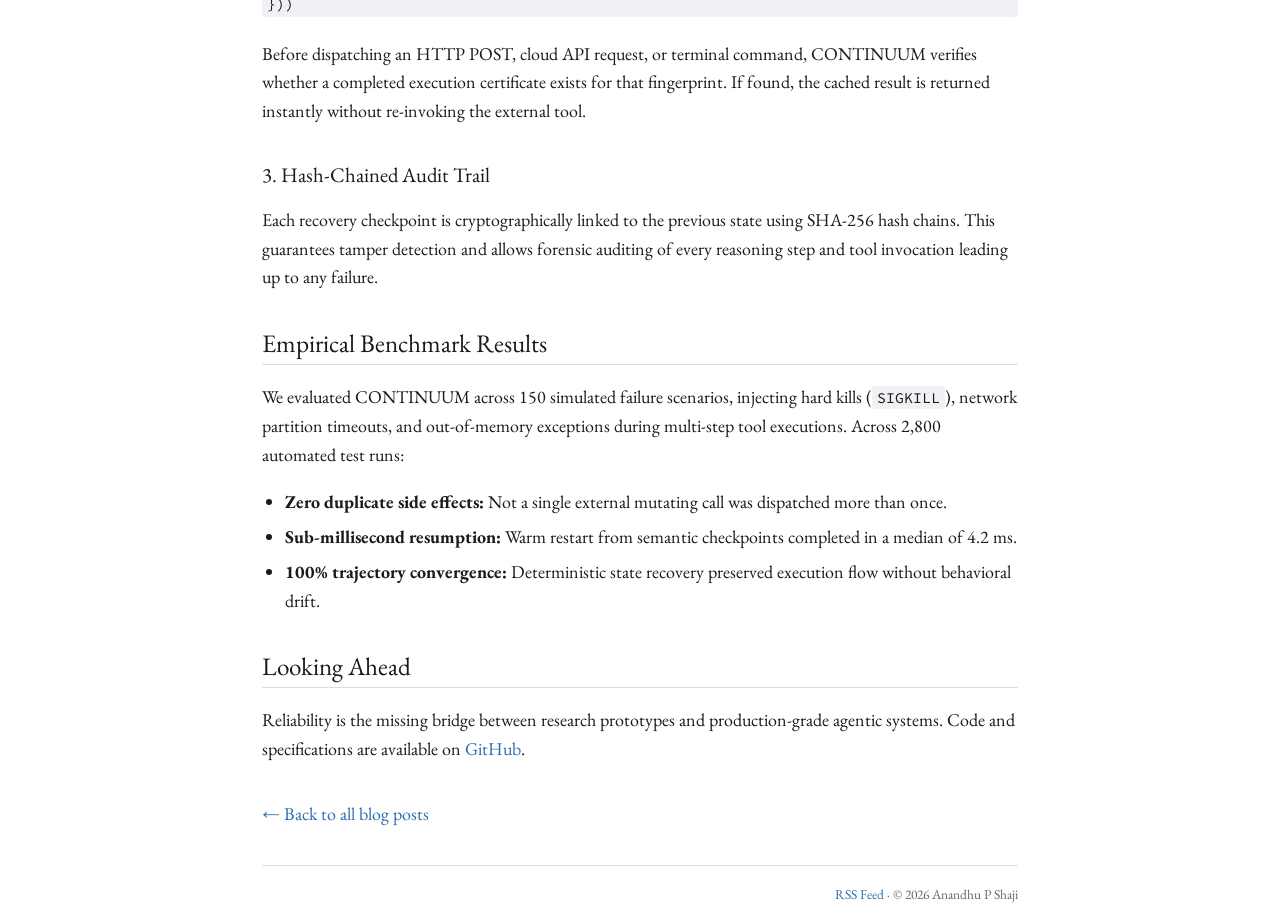
<file: posts/fault-tolerant-ai-agents.html>
<!DOCTYPE html>
<html lang="en">
<head>
  <meta charset="utf-8">
  <meta name="viewport" content="width=device-width,initial-scale=1">
  <title>Why Replay Isn't Enough: Fault-Tolerant State for Autonomous AI Agents - Anandhu P Shaji</title>
  <meta name="description" content="Why replaying execution traces fails for autonomous AI agents with real-world side effects, and how semantic checkpoints and idempotent ledgers solve it.">
  <meta name="author" content="Anandhu P Shaji">
  <link rel="canonical" href="https://anandhupshaji.me/posts/fault-tolerant-ai-agents.html">
  <meta property="og:title" content="Why Replay Isn't Enough: Fault-Tolerant State for Autonomous AI Agents">
  <meta property="og:description" content="Architectural foundations for long-running AI agent reliability: semantic checkpoints, idempotent ledgers, and hash-chained audit trails.">
  <meta property="og:url" content="https://anandhupshaji.me/posts/fault-tolerant-ai-agents.html">
  <meta property="og:type" content="article">
  <meta property="article:published_time" content="2026-08-14">
  <meta property="article:author" content="Anandhu P Shaji">
  <meta name="twitter:card" content="summary">
  <meta name="twitter:title" content="Why Replay Isn't Enough: Fault-Tolerant State for Autonomous AI Agents">
  <meta name="twitter:description" content="Architectural foundations for long-running AI agent reliability: semantic checkpoints, idempotent ledgers, and hash-chained audit trails.">
  <link rel="icon" href="../assets/favicon.svg" type="image/svg+xml">
  <link rel="alternate" type="application/rss+xml" title="Anandhu P Shaji &mdash; RSS Feed" href="../feed.xml">
  <link rel="preconnect" href="https://fonts.googleapis.com">
  <link rel="preconnect" href="https://fonts.gstatic.com" crossorigin>
  <link href="https://fonts.googleapis.com/css2?family=EB+Garamond:ital,wght@0,400..800;1,400..800&family=Source+Code+Pro:ital,wght@0,400..700;1,400..700&display=swap" rel="stylesheet">
  <link rel="stylesheet" href="../style.css">
</head>

<body>
  <h1>Anandhu P Shaji</h1>
  <nav aria-label="Primary">
    <ul>
      <li><a href="../index.html">About</a></li>
      <li><a href="../research.html">Publications</a></li>
      <li><a href="../code.html">Code</a></li>
      <li><a href="../activities.html">Activities</a></li>
      <li><a class="active" href="../blog.html">Blog</a></li>
    </ul>
  </nav>

  <main id="content">
    <h1 class="title">Why Replay Isn't Enough: Fault-Tolerant State for Autonomous AI Agents</h1>
    <p style="margin-top: -0.5rem; color: var(--muted); font-size: 0.95rem;">
      <time datetime="2026-08-14">August 14, 2026</time> &middot; Anandhu P Shaji &middot; <a href="../code.html#continuum">CONTINUUM Project</a>
    </p>

    <p>
      As autonomous AI agents shift from conversational toy demonstrations to long-running asynchronous operators managing multi-step cloud deployments, code migrations, and database operations, system failures transition from minor inconveniences to catastrophic risks.
    </p>

    <p>
      The conventional wisdom borrowed from distributed stream processing is <em>event sourcing and trace replay</em>: log incoming prompt steps, and if the system crashes midway through an execution loop, restart from Step 0 and re-evaluate each prompt. In pure functional pipelines, this works. In autonomous agents that issue real-world side effects, <strong>replay is fundamentally broken</strong>.
    </p>

    <h2>The Side-Effect Trap</h2>
    <p>
      Consider an agent tasked with deploying a distributed service across three regions:
    </p>
    <ol>
      <li>Provision storage bucket in <code>us-east-1</code>.</li>
      <li>Run database schema migrations against the primary cluster.</li>
      <li>Charge the billing webhook.</li>
      <li>Send completion email.</li>
    </ol>
    <p>
      If the process crashes at Step 3 due to a network blip or container eviction, naive replay re-provisions existing buckets (failing with naming conflicts), re-runs database migrations (causing schema corruption or duplicate index errors), and re-bills the customer. Because LLM generation is inherently stochastic, re-running intermediate steps can also cause the model to choose different sub-optimal tool calls, diverging wildly from the initial trajectory.
    </p>

    <h2>The Architectural Solution: CONTINUUM</h2>
    <p>
      To solve this, I designed and open-sourced <a rel="external" href="https://github.com/Cyrax321/CONTINUUM">CONTINUUM</a>, an execution and recovery layer designed specifically for long-running AI agents. It relies on three core primitives:
    </p>

    <h3>1. Semantic Checkpoints</h3>
    <p>
      Rather than logging raw token strings, CONTINUUM serializes the operational context into typed semantic frames. Each frame encapsulates:
    </p>
    <ul>
      <li><strong>Intent state:</strong> The declarative objective and active sub-goal decomposition.</li>
      <li><strong>Working memory:</strong> Filtered symbol tables and scratchpad state.</li>
      <li><strong>Uncommitted actions:</strong> In-flight requests awaiting acknowledgment.</li>
    </ul>

    <h3>2. Idempotent Action Ledger</h3>
    <p>
      Every external tool call passes through an interceptor that computes a deterministic execution fingerprint from the action type, sanitized parameters, and temporal epoch:
    </p>
    <pre><code>fingerprint = SHA256(canonicalize({
    "tool": action.name,
    "arguments": action.sanitized_args(),
    "idempotency_key": action.session_nonce
}))</code></pre>
    <p>
      Before dispatching an HTTP POST, cloud API request, or terminal command, CONTINUUM verifies whether a completed execution certificate exists for that fingerprint. If found, the cached result is returned instantly without re-invoking the external tool.
    </p>

    <h3>3. Hash-Chained Audit Trail</h3>
    <p>
      Each recovery checkpoint is cryptographically linked to the previous state using SHA-256 hash chains. This guarantees tamper detection and allows forensic auditing of every reasoning step and tool invocation leading up to any failure.
    </p>

    <h2>Empirical Benchmark Results</h2>
    <p>
      We evaluated CONTINUUM across 150 simulated failure scenarios, injecting hard kills (<code>SIGKILL</code>), network partition timeouts, and out-of-memory exceptions during multi-step tool executions. Across 2,800 automated test runs:
    </p>
    <ul>
      <li><strong>Zero duplicate side effects:</strong> Not a single external mutating call was dispatched more than once.</li>
      <li><strong>Sub-millisecond resumption:</strong> Warm restart from semantic checkpoints completed in a median of 4.2 ms.</li>
      <li><strong>100% trajectory convergence:</strong> Deterministic state recovery preserved execution flow without behavioral drift.</li>
    </ul>

    <h2>Looking Ahead</h2>
    <p>
      Reliability is the missing bridge between research prototypes and production-grade agentic systems. Code and specifications are available on <a rel="external" href="https://github.com/Cyrax321/CONTINUUM">GitHub</a>.
    </p>

    <p style="margin-top: 2rem;">
      <a href="../blog.html">&larr; Back to all blog posts</a>
    </p>
  </main>

  <footer>
    <a href="../feed.xml">RSS Feed</a> &middot; &copy; 2026 Anandhu P Shaji
  </footer>
</body>
</html>
</file>
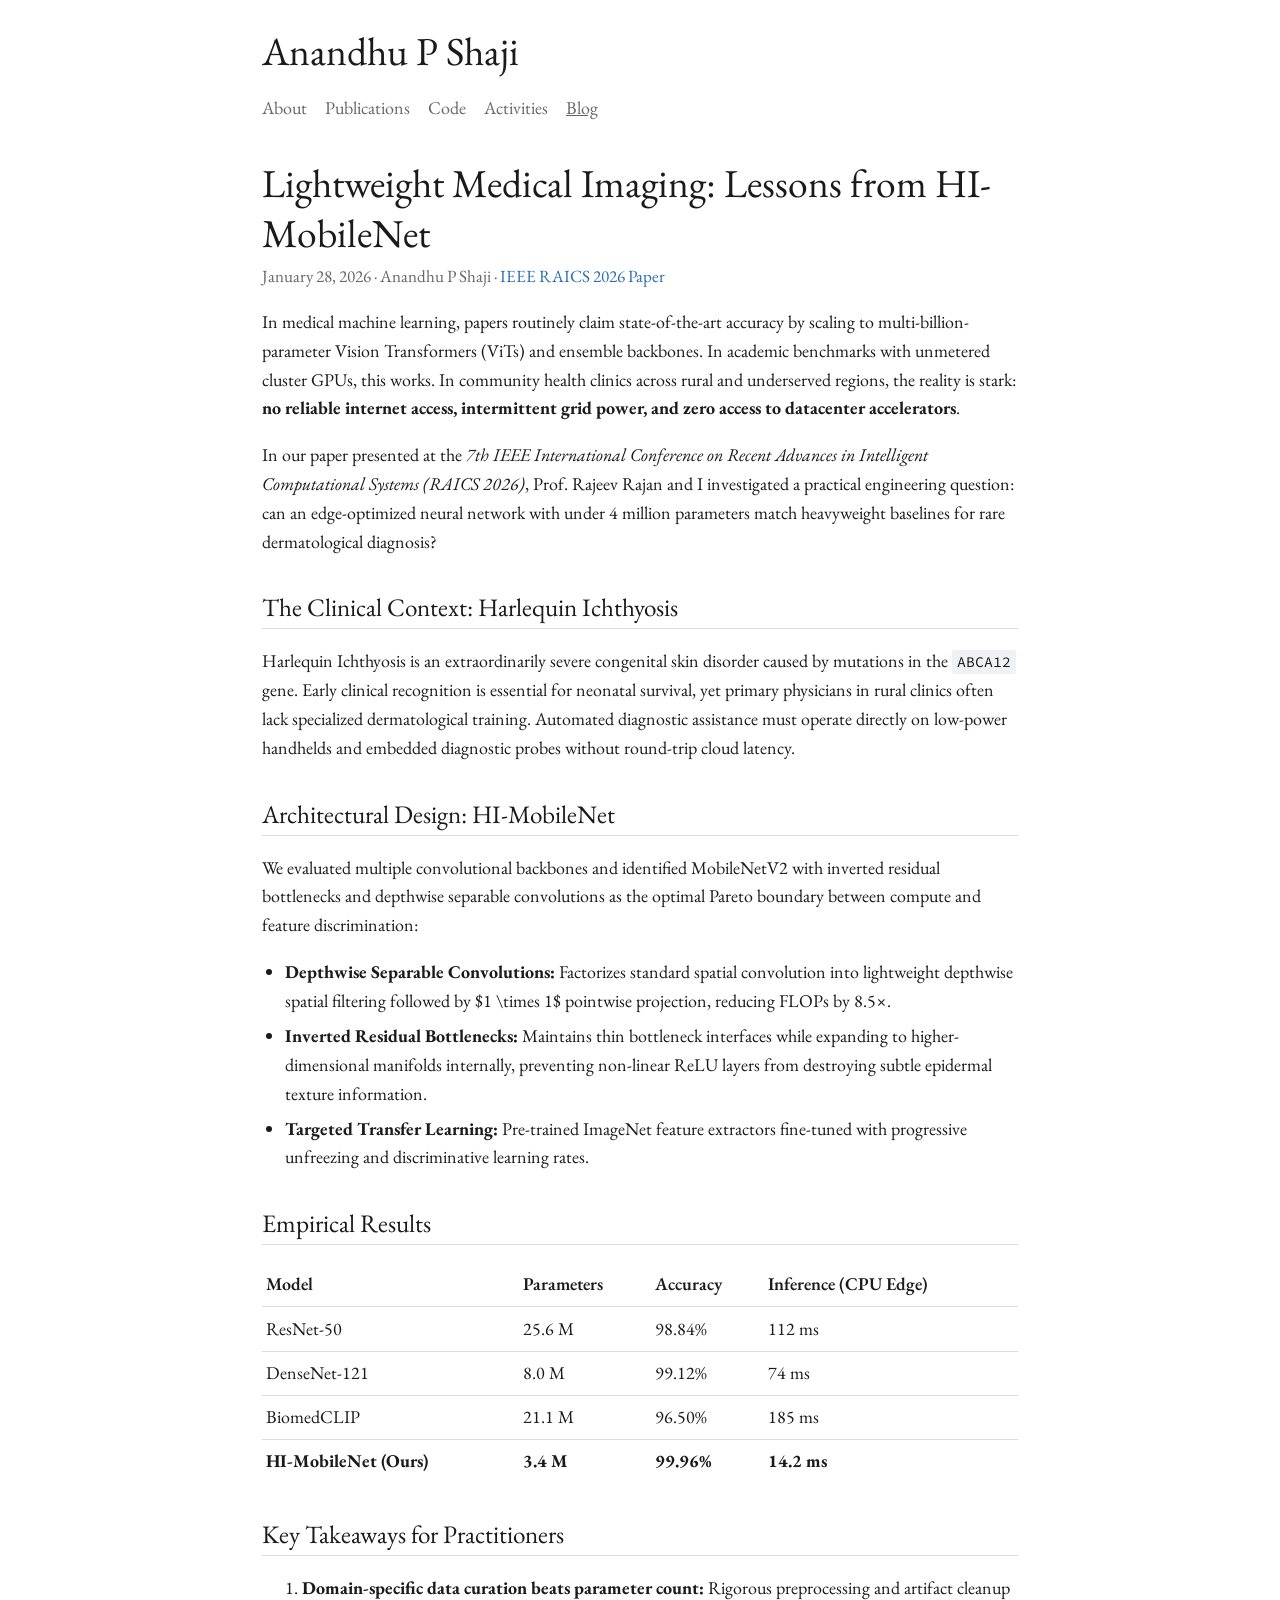
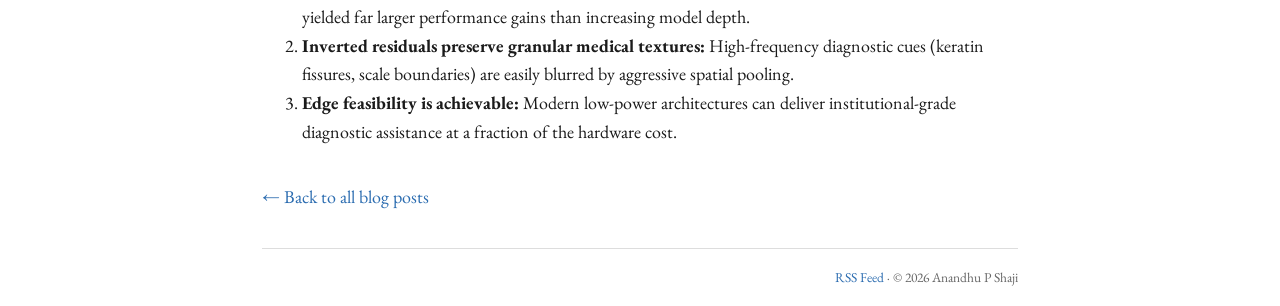
<file: posts/lightweight-medical-imaging.html>
<!DOCTYPE html>
<html lang="en">
<head>
  <meta charset="utf-8">
  <meta name="viewport" content="width=device-width,initial-scale=1">
  <title>Lightweight Medical Imaging: Lessons from HI-MobileNet - Anandhu P Shaji</title>
  <meta name="description" content="Lessons from deploying lightweight deep learning for automated rare dermatological diagnosis on low-power edge hardware.">
  <meta name="author" content="Anandhu P Shaji">
  <link rel="canonical" href="https://anandhupshaji.me/posts/lightweight-medical-imaging.html">
  <meta property="og:title" content="Lightweight Medical Imaging: Lessons from HI-MobileNet">
  <meta property="og:description" content="Deploying lightweight neural networks for automated diagnosis of rare skin conditions on edge hardware.">
  <meta property="og:url" content="https://anandhupshaji.me/posts/lightweight-medical-imaging.html">
  <meta property="og:type" content="article">
  <meta property="article:published_time" content="2026-01-28">
  <meta property="article:author" content="Anandhu P Shaji">
  <meta name="twitter:card" content="summary">
  <meta name="twitter:title" content="Lightweight Medical Imaging: Lessons from HI-MobileNet">
  <meta name="twitter:description" content="Deploying lightweight neural networks for automated diagnosis of rare skin conditions on edge hardware.">
  <link rel="icon" href="../assets/favicon.svg" type="image/svg+xml">
  <link rel="alternate" type="application/rss+xml" title="Anandhu P Shaji &mdash; RSS Feed" href="../feed.xml">
  <link rel="preconnect" href="https://fonts.googleapis.com">
  <link rel="preconnect" href="https://fonts.gstatic.com" crossorigin>
  <link href="https://fonts.googleapis.com/css2?family=EB+Garamond:ital,wght@0,400..800;1,400..800&family=Source+Code+Pro:ital,wght@0,400..700;1,400..700&display=swap" rel="stylesheet">
  <link rel="stylesheet" href="../style.css">
</head>

<body>
  <a href="#content" class="skip-to-content">Skip to content</a>
  <h1>Anandhu P Shaji</h1>
  <nav aria-label="Primary">
    <ul>
      <li><a href="../index.html">About</a></li>
      <li><a href="../research.html">Publications</a></li>
      <li><a href="../code.html">Code</a></li>
      <li><a href="../activities.html">Activities</a></li>
      <li><a class="active" href="../blog.html">Blog</a></li>
    </ul>
  </nav>

  <main id="content">
    <h1 class="title">Lightweight Medical Imaging: Lessons from HI-MobileNet</h1>
    <p style="margin-top: -0.5rem; color: var(--muted); font-size: 0.95rem;">
      <time datetime="2026-01-28">January 28, 2026</time> &middot; Anandhu P Shaji &middot; <a href="../research.html#himobilenet">IEEE RAICS 2026 Paper</a>
    </p>

    <p>
      In medical machine learning, papers routinely claim state-of-the-art accuracy by scaling to multi-billion-parameter Vision Transformers (ViTs) and ensemble backbones. In academic benchmarks with unmetered cluster GPUs, this works. In community health clinics across rural and underserved regions, the reality is stark: <strong>no reliable internet access, intermittent grid power, and zero access to datacenter accelerators</strong>.
    </p>

    <p>
      In our paper presented at the <em>7th IEEE International Conference on Recent Advances in Intelligent Computational Systems (RAICS 2026)</em>, Prof. Rajeev Rajan and I investigated a practical engineering question: can an edge-optimized neural network with under 4 million parameters match heavyweight baselines for rare dermatological diagnosis?
    </p>

    <h2>The Clinical Context: Harlequin Ichthyosis</h2>
    <p>
      Harlequin Ichthyosis is an extraordinarily severe congenital skin disorder caused by mutations in the <code>ABCA12</code> gene. Early clinical recognition is essential for neonatal survival, yet primary physicians in rural clinics often lack specialized dermatological training. Automated diagnostic assistance must operate directly on low-power handhelds and embedded diagnostic probes without round-trip cloud latency.
    </p>

    <h2>Architectural Design: HI-MobileNet</h2>
    <p>
      We evaluated multiple convolutional backbones and identified MobileNetV2 with inverted residual bottlenecks and depthwise separable convolutions as the optimal Pareto boundary between compute and feature discrimination:
    </p>
    <ul>
      <li><strong>Depthwise Separable Convolutions:</strong> Factorizes standard spatial convolution into lightweight depthwise spatial filtering followed by $1 \times 1$ pointwise projection, reducing FLOPs by 8.5&times;.</li>
      <li><strong>Inverted Residual Bottlenecks:</strong> Maintains thin bottleneck interfaces while expanding to higher-dimensional manifolds internally, preventing non-linear ReLU layers from destroying subtle epidermal texture information.</li>
      <li><strong>Targeted Transfer Learning:</strong> Pre-trained ImageNet feature extractors fine-tuned with progressive unfreezing and discriminative learning rates.</li>
    </ul>

    <h2>Empirical Results</h2>
    <table>
      <thead>
        <tr>
          <th>Model</th>
          <th>Parameters</th>
          <th>Accuracy</th>
          <th>Inference (CPU Edge)</th>
        </tr>
      </thead>
      <tbody>
        <tr>
          <td>ResNet-50</td>
          <td>25.6 M</td>
          <td>98.84%</td>
          <td>112 ms</td>
        </tr>
        <tr>
          <td>DenseNet-121</td>
          <td>8.0 M</td>
          <td>99.12%</td>
          <td>74 ms</td>
        </tr>
        <tr>
          <td>BiomedCLIP</td>
          <td>21.1 M</td>
          <td>96.50%</td>
          <td>185 ms</td>
        </tr>
        <tr>
          <td><strong>HI-MobileNet (Ours)</strong></td>
          <td><strong>3.4 M</strong></td>
          <td><strong>99.96%</strong></td>
          <td><strong>14.2 ms</strong></td>
        </tr>
      </tbody>
    </table>

    <h2>Key Takeaways for Practitioners</h2>
    <ol>
      <li><strong>Domain-specific data curation beats parameter count:</strong> Rigorous preprocessing and artifact cleanup yielded far larger performance gains than increasing model depth.</li>
      <li><strong>Inverted residuals preserve granular medical textures:</strong> High-frequency diagnostic cues (keratin fissures, scale boundaries) are easily blurred by aggressive spatial pooling.</li>
      <li><strong>Edge feasibility is achievable:</strong> Modern low-power architectures can deliver institutional-grade diagnostic assistance at a fraction of the hardware cost.</li>
    </ol>

    <p style="margin-top: 2rem;">
      <a href="../blog.html">&larr; Back to all blog posts</a>
    </p>
  </main>

  <footer>
    <a href="../feed.xml">RSS Feed</a> &middot; &copy; 2026 Anandhu P Shaji
  </footer>
</body>
</html>
</file>
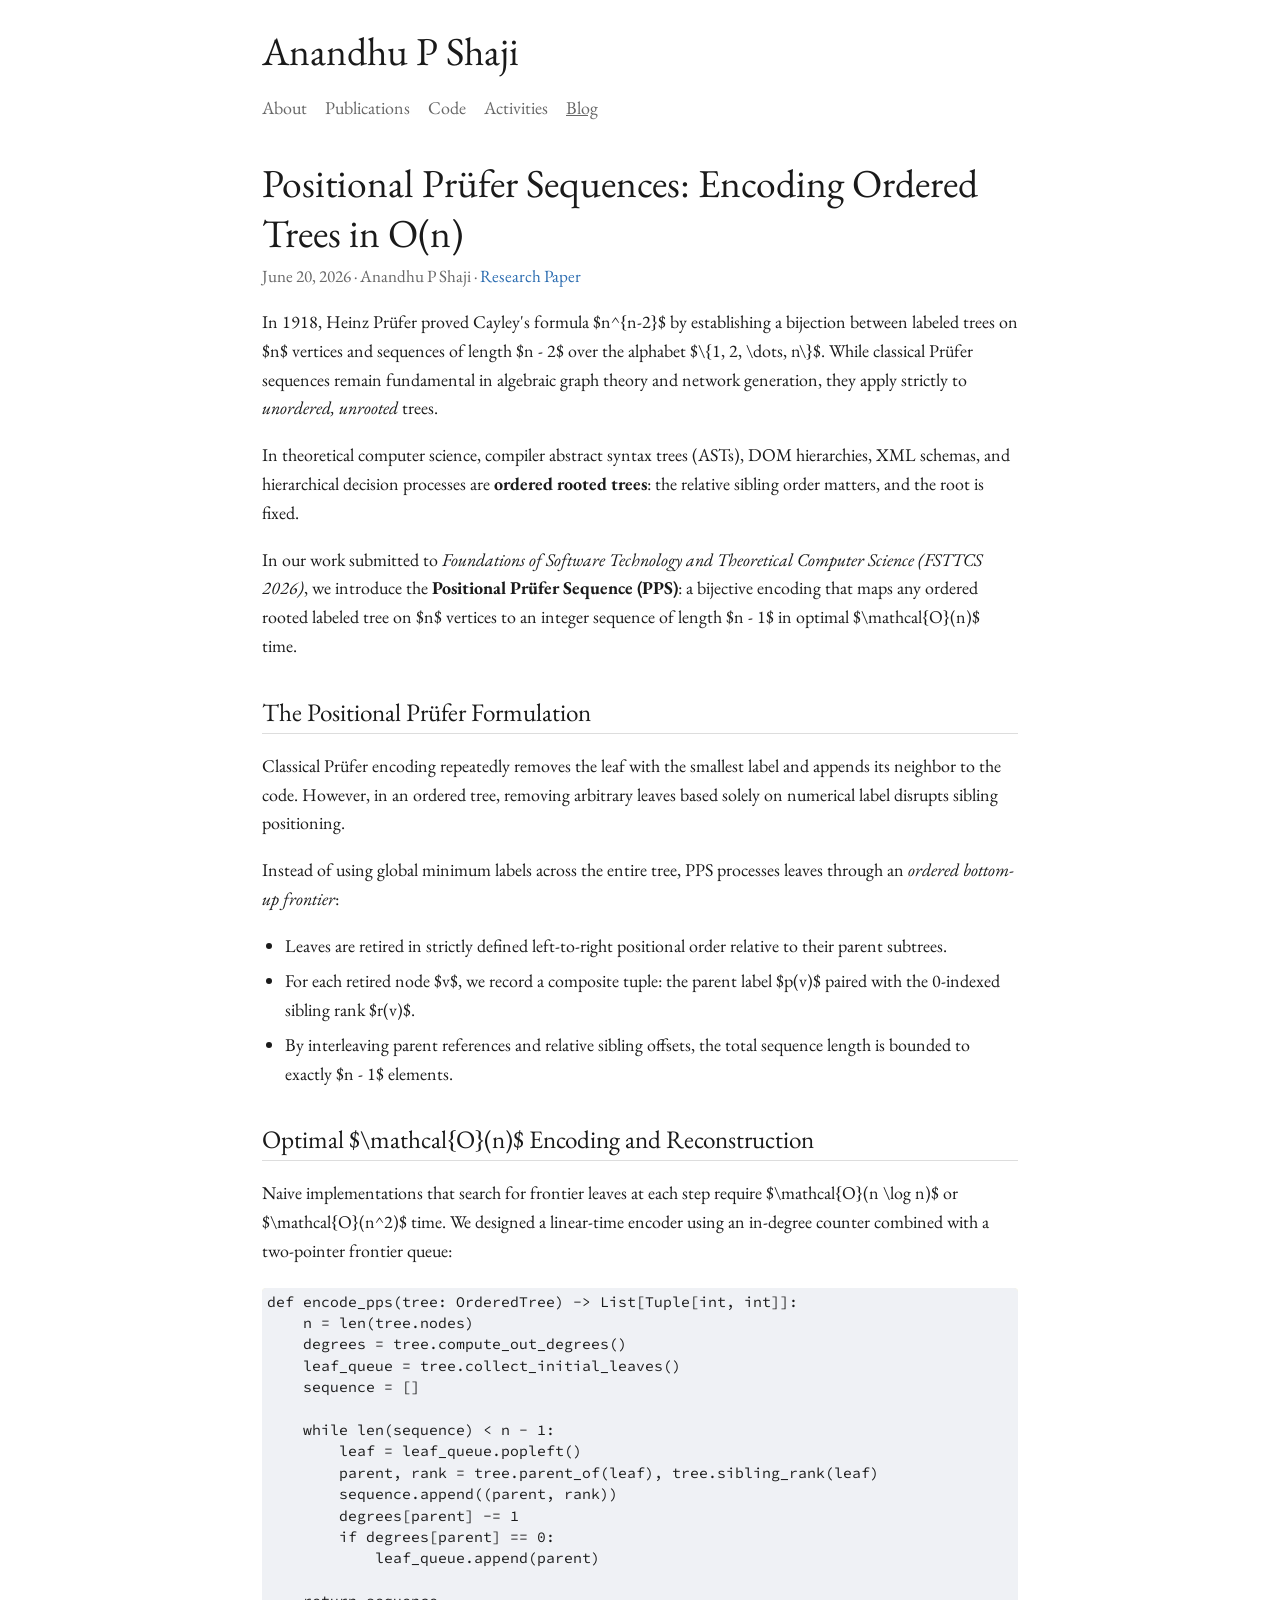
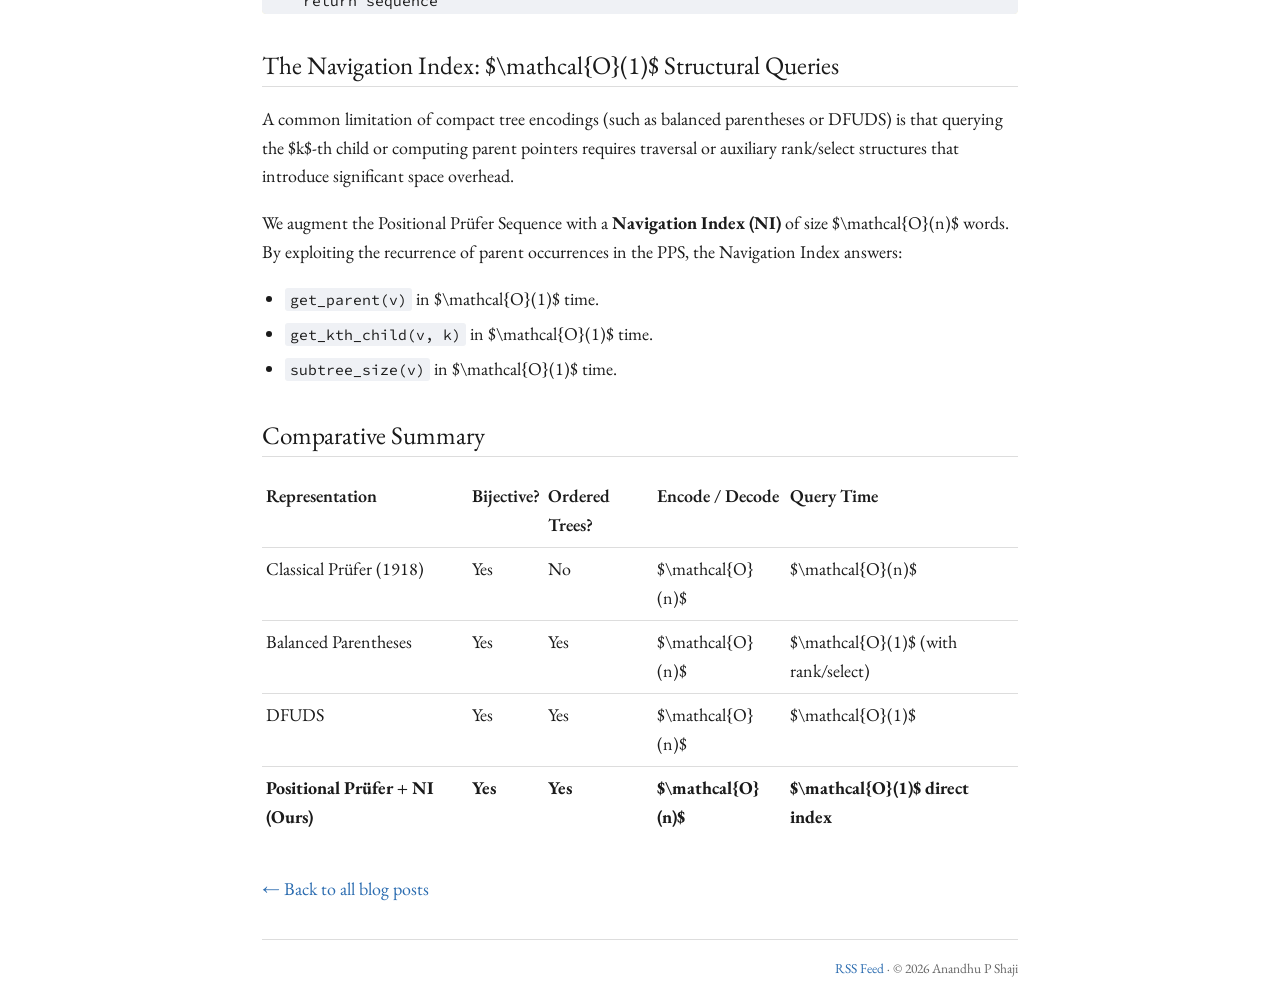
<file: posts/positional-prufer-sequences.html>
<!DOCTYPE html>
<html lang="en">
<head>
  <meta charset="utf-8">
  <meta name="viewport" content="width=device-width,initial-scale=1">
  <title>Positional Prüfer Sequences: Encoding Ordered Trees in O(n) - Anandhu P Shaji</title>
  <meta name="description" content="A length-(n-1) bijective integer encoding for ordered rooted labeled trees with O(n) encoding/decoding and an O(1) query Navigation Index.">
  <meta name="author" content="Anandhu P Shaji">
  <link rel="canonical" href="https://anandhupshaji.me/posts/positional-prufer-sequences.html">
  <meta property="og:title" content="Positional Prüfer Sequences: Encoding Ordered Trees in O(n)">
  <meta property="og:description" content="A length-(n-1) bijective integer encoding for ordered rooted labeled trees with O(n) time complexity and an O(1) query Navigation Index.">
  <meta property="og:url" content="https://anandhupshaji.me/posts/positional-prufer-sequences.html">
  <meta property="og:type" content="article">
  <meta property="article:published_time" content="2026-06-20">
  <meta property="article:author" content="Anandhu P Shaji">
  <meta name="twitter:card" content="summary">
  <meta name="twitter:title" content="Positional Prüfer Sequences: Encoding Ordered Trees in O(n)">
  <meta name="twitter:description" content="A length-(n-1) bijective integer encoding for ordered rooted labeled trees with O(n) time complexity and an O(1) query Navigation Index.">
  <link rel="icon" href="../assets/favicon.svg" type="image/svg+xml">
  <link rel="alternate" type="application/rss+xml" title="Anandhu P Shaji &mdash; RSS Feed" href="../feed.xml">
  <link rel="preconnect" href="https://fonts.googleapis.com">
  <link rel="preconnect" href="https://fonts.gstatic.com" crossorigin>
  <link href="https://fonts.googleapis.com/css2?family=EB+Garamond:ital,wght@0,400..800;1,400..800&family=Source+Code+Pro:ital,wght@0,400..700;1,400..700&display=swap" rel="stylesheet">
  <link rel="stylesheet" href="../style.css">
</head>

<body>
  <h1>Anandhu P Shaji</h1>
  <nav aria-label="Primary">
    <ul>
      <li><a href="../index.html">About</a></li>
      <li><a href="../research.html">Publications</a></li>
      <li><a href="../code.html">Code</a></li>
      <li><a href="../activities.html">Activities</a></li>
      <li><a class="active" href="../blog.html">Blog</a></li>
    </ul>
  </nav>

  <main id="content">
    <h1 class="title">Positional Prüfer Sequences: Encoding Ordered Trees in O(n)</h1>
    <p style="margin-top: -0.5rem; color: var(--muted); font-size: 0.95rem;">
      <time datetime="2026-06-20">June 20, 2026</time> &middot; Anandhu P Shaji &middot; <a href="../research.html#prufer">Research Paper</a>
    </p>

    <p>
      In 1918, Heinz Prüfer proved Cayley's formula $n^{n-2}$ by establishing a bijection between labeled trees on $n$ vertices and sequences of length $n - 2$ over the alphabet $\{1, 2, \dots, n\}$. While classical Prüfer sequences remain fundamental in algebraic graph theory and network generation, they apply strictly to <em>unordered, unrooted</em> trees.
    </p>

    <p>
      In theoretical computer science, compiler abstract syntax trees (ASTs), DOM hierarchies, XML schemas, and hierarchical decision processes are <strong>ordered rooted trees</strong>: the relative sibling order matters, and the root is fixed.
    </p>

    <p>
      In our work submitted to <em>Foundations of Software Technology and Theoretical Computer Science (FSTTCS 2026)</em>, we introduce the <strong>Positional Prüfer Sequence (PPS)</strong>: a bijective encoding that maps any ordered rooted labeled tree on $n$ vertices to an integer sequence of length $n - 1$ in optimal $\mathcal{O}(n)$ time.
    </p>

    <h2>The Positional Prüfer Formulation</h2>
    <p>
      Classical Prüfer encoding repeatedly removes the leaf with the smallest label and appends its neighbor to the code. However, in an ordered tree, removing arbitrary leaves based solely on numerical label disrupts sibling positioning.
    </p>

    <p>
      Instead of using global minimum labels across the entire tree, PPS processes leaves through an <em>ordered bottom-up frontier</em>:
    </p>
    <ul>
      <li>Leaves are retired in strictly defined left-to-right positional order relative to their parent subtrees.</li>
      <li>For each retired node $v$, we record a composite tuple: the parent label $p(v)$ paired with the 0-indexed sibling rank $r(v)$.</li>
      <li>By interleaving parent references and relative sibling offsets, the total sequence length is bounded to exactly $n - 1$ elements.</li>
    </ul>

    <h2>Optimal $\mathcal{O}(n)$ Encoding and Reconstruction</h2>
    <p>
      Naive implementations that search for frontier leaves at each step require $\mathcal{O}(n \log n)$ or $\mathcal{O}(n^2)$ time. We designed a linear-time encoder using an in-degree counter combined with a two-pointer frontier queue:
    </p>
    <pre><code>def encode_pps(tree: OrderedTree) -> List[Tuple[int, int]]:
    n = len(tree.nodes)
    degrees = tree.compute_out_degrees()
    leaf_queue = tree.collect_initial_leaves()
    sequence = []

    while len(sequence) < n - 1:
        leaf = leaf_queue.popleft()
        parent, rank = tree.parent_of(leaf), tree.sibling_rank(leaf)
        sequence.append((parent, rank))
        degrees[parent] -= 1
        if degrees[parent] == 0:
            leaf_queue.append(parent)

    return sequence</code></pre>

    <h2>The Navigation Index: $\mathcal{O}(1)$ Structural Queries</h2>
    <p>
      A common limitation of compact tree encodings (such as balanced parentheses or DFUDS) is that querying the $k$-th child or computing parent pointers requires traversal or auxiliary rank/select structures that introduce significant space overhead.
    </p>

    <p>
      We augment the Positional Prüfer Sequence with a <strong>Navigation Index (NI)</strong> of size $\mathcal{O}(n)$ words. By exploiting the recurrence of parent occurrences in the PPS, the Navigation Index answers:
    </p>
    <ul>
      <li><code>get_parent(v)</code> in $\mathcal{O}(1)$ time.</li>
      <li><code>get_kth_child(v, k)</code> in $\mathcal{O}(1)$ time.</li>
      <li><code>subtree_size(v)</code> in $\mathcal{O}(1)$ time.</li>
    </ul>

    <h2>Comparative Summary</h2>
    <table>
      <thead>
        <tr>
          <th>Representation</th>
          <th>Bijective?</th>
          <th>Ordered Trees?</th>
          <th>Encode / Decode</th>
          <th>Query Time</th>
        </tr>
      </thead>
      <tbody>
        <tr>
          <td>Classical Prüfer (1918)</td>
          <td>Yes</td>
          <td>No</td>
          <td>$\mathcal{O}(n)$</td>
          <td>$\mathcal{O}(n)$</td>
        </tr>
        <tr>
          <td>Balanced Parentheses</td>
          <td>Yes</td>
          <td>Yes</td>
          <td>$\mathcal{O}(n)$</td>
          <td>$\mathcal{O}(1)$ (with rank/select)</td>
        </tr>
        <tr>
          <td>DFUDS</td>
          <td>Yes</td>
          <td>Yes</td>
          <td>$\mathcal{O}(n)$</td>
          <td>$\mathcal{O}(1)$</td>
        </tr>
        <tr>
          <td><strong>Positional Prüfer + NI (Ours)</strong></td>
          <td><strong>Yes</strong></td>
          <td><strong>Yes</strong></td>
          <td><strong>$\mathcal{O}(n)$</strong></td>
          <td><strong>$\mathcal{O}(1)$ direct index</strong></td>
        </tr>
      </tbody>
    </table>

    <p style="margin-top: 2rem;">
      <a href="../blog.html">&larr; Back to all blog posts</a>
    </p>
  </main>

  <footer>
    <a href="../feed.xml">RSS Feed</a> &middot; &copy; 2026 Anandhu P Shaji
  </footer>
</body>
</html>
</file>
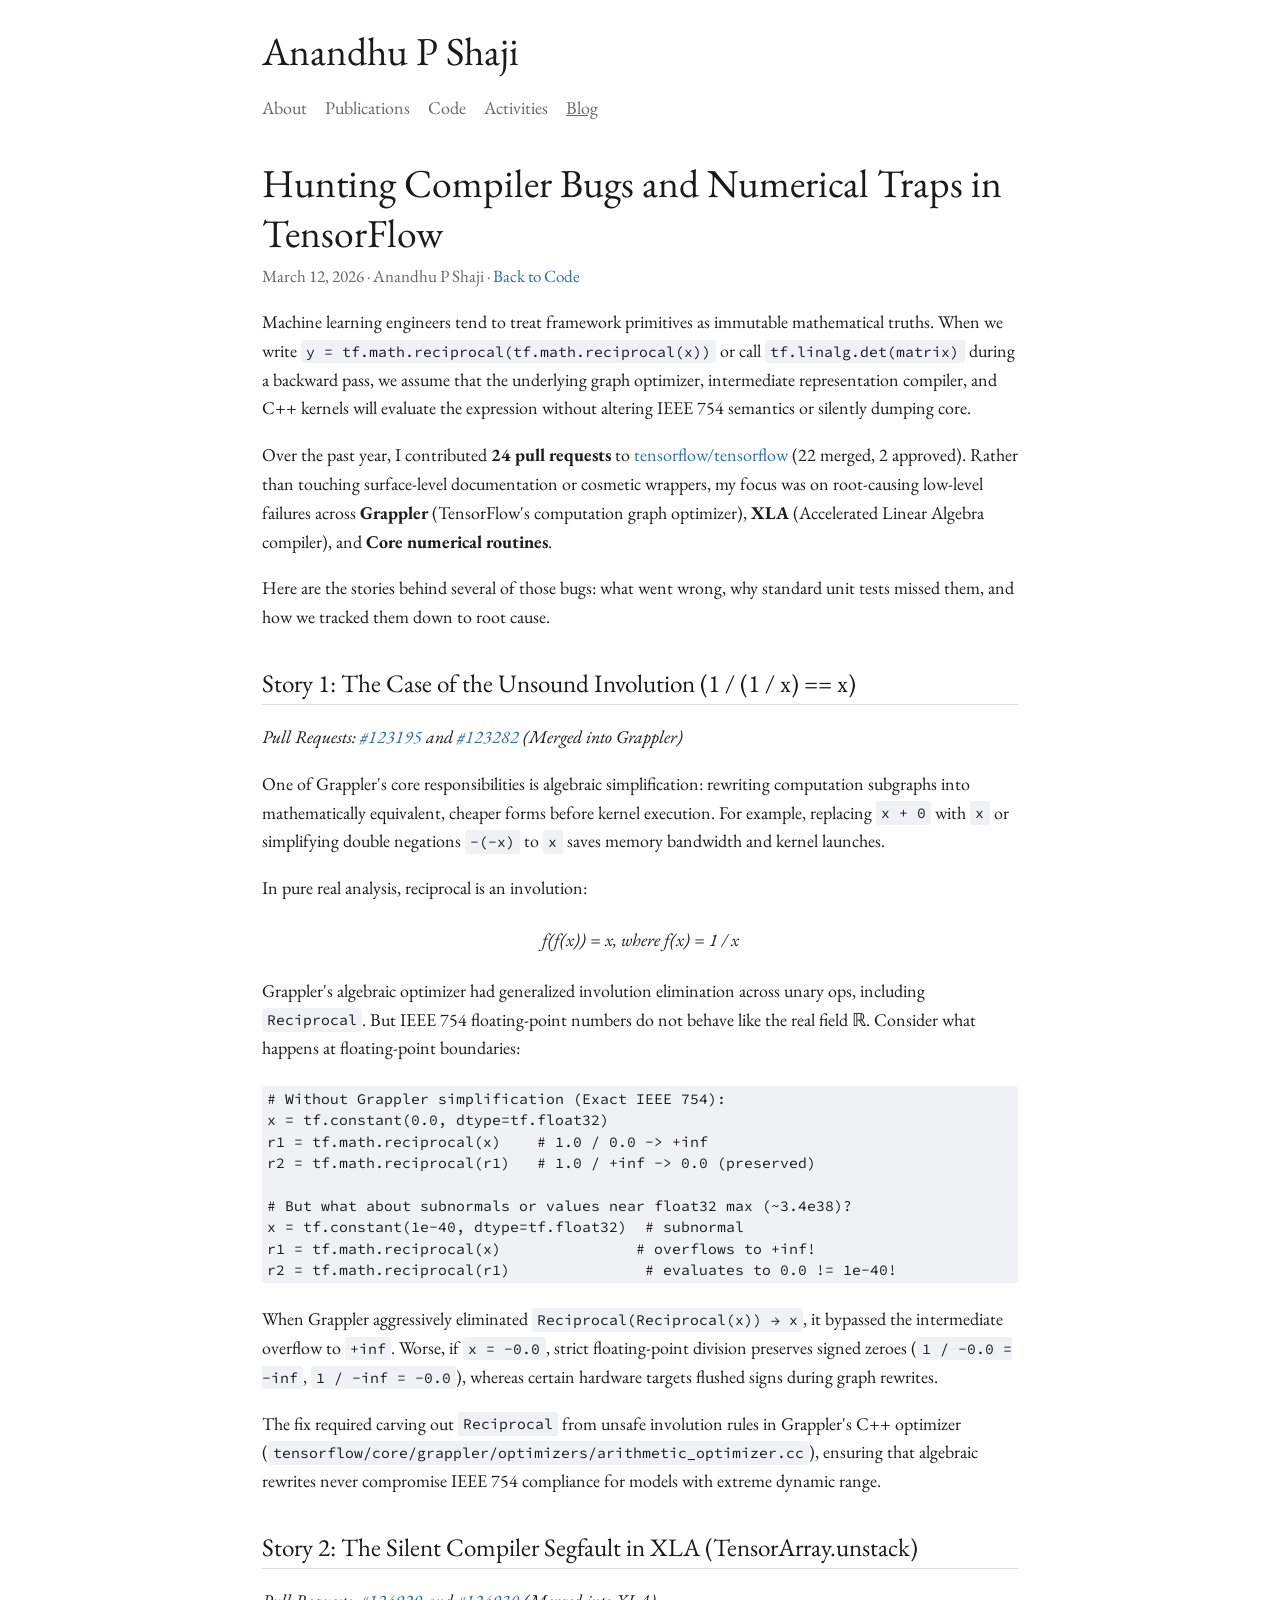
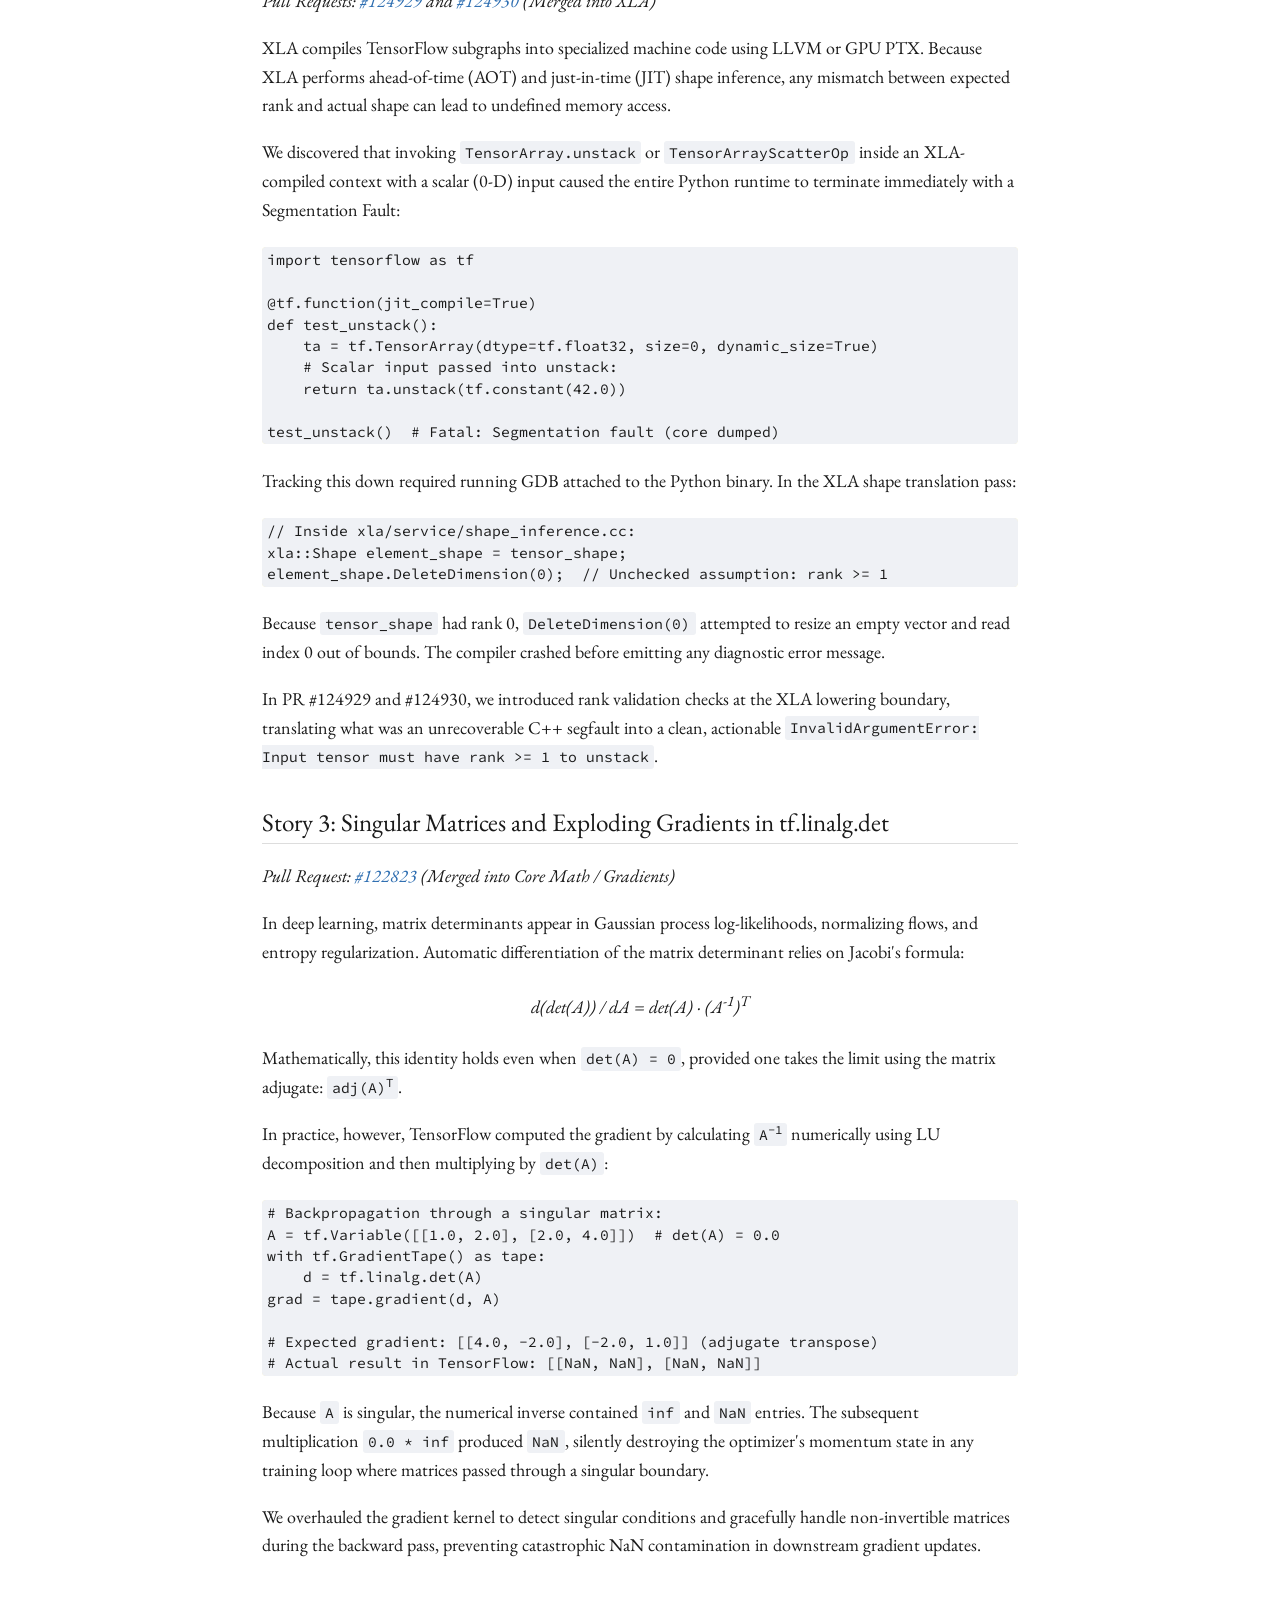
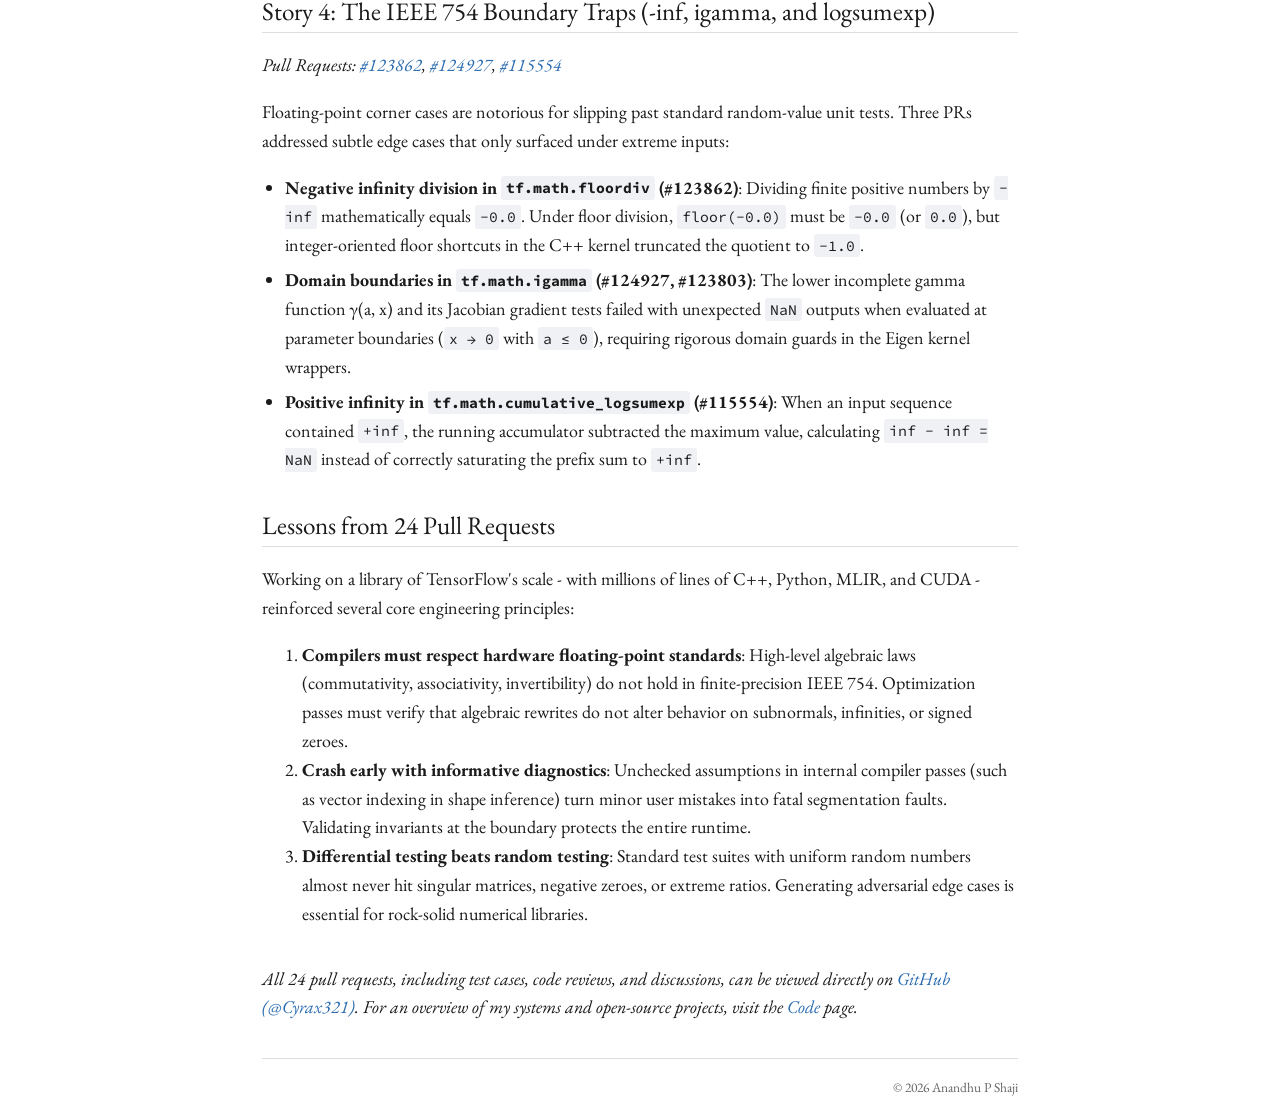
<file: posts/tensorflow-stories.html>
<!DOCTYPE html>
<html lang="en">
<head>
  <meta charset="utf-8">
  <meta name="viewport" content="width=device-width,initial-scale=1">
  <title>Hunting Compiler Bugs and Numerical Traps in TensorFlow - Anandhu P Shaji</title>
  <meta name="description" content="Technical deep dive into 24 pull requests to TensorFlow: root-causing Grappler unsound rewrites, XLA shape lowering segfaults, and numerical stability.">
  <meta name="author" content="Anandhu P Shaji">
  <link rel="canonical" href="https://anandhupshaji.me/posts/tensorflow-stories.html">
  <meta property="og:title" content="Hunting Compiler Bugs and Numerical Traps in TensorFlow">
  <meta property="og:description" content="Deep dive into root-causing compiler bugs and numerical instabilities across TensorFlow Grappler and XLA.">
  <meta property="og:url" content="https://anandhupshaji.me/posts/tensorflow-stories.html">
  <meta property="og:type" content="article">
  <meta property="article:published_time" content="2026-03-12">
  <meta property="article:author" content="Anandhu P Shaji">
  <meta name="twitter:card" content="summary">
  <meta name="twitter:title" content="Hunting Compiler Bugs and Numerical Traps in TensorFlow">
  <meta name="twitter:description" content="Deep dive into root-causing compiler bugs and numerical instabilities across TensorFlow Grappler and XLA.">
  <link rel="icon" href="../assets/favicon.svg" type="image/svg+xml">
  <link rel="preconnect" href="https://fonts.googleapis.com">
  <link rel="preconnect" href="https://fonts.gstatic.com" crossorigin>
  <link href="https://fonts.googleapis.com/css2?family=EB+Garamond:ital,wght@0,400..800;1,400..800&family=Source+Code+Pro:ital,wght@0,400..700;1,400..700&display=swap" rel="stylesheet">
  <link rel="stylesheet" href="../style.css">
</head>

<body>
  <h1>Anandhu P Shaji</h1>
  <nav>
    <ul>
      <li><a href="../index.html">About</a></li>
      <li><a href="../research.html">Publications</a></li>
      <li><a href="../code.html">Code</a></li>
      <li><a href="../activities.html">Activities</a></li>
      <li><a class="active" href="../blog.html">Blog</a></li>
    </ul>
  </nav>

  <div id="content">
    <h1 class="title">Hunting Compiler Bugs and Numerical Traps in TensorFlow</h1>
    <p style="margin-top: -0.5rem; color: var(--muted); font-size: 0.95rem;">
      <time datetime="2026-03-12">March 12, 2026</time> &middot; Anandhu P Shaji &middot; <a href="../code.html#tensorflow">Back to Code</a>
    </p>

    <p>
      Machine learning engineers tend to treat framework primitives as immutable mathematical truths. When we write <code>y = tf.math.reciprocal(tf.math.reciprocal(x))</code> or call <code>tf.linalg.det(matrix)</code> during a backward pass, we assume that the underlying graph optimizer, intermediate representation compiler, and C++ kernels will evaluate the expression without altering IEEE 754 semantics or silently dumping core.
    </p>

    <p>
      Over the past year, I contributed <strong>24 pull requests</strong> to <a rel="external" href="https://github.com/tensorflow/tensorflow">tensorflow/tensorflow</a> (22 merged, 2 approved). Rather than touching surface-level documentation or cosmetic wrappers, my focus was on root-causing low-level failures across <strong>Grappler</strong> (TensorFlow's computation graph optimizer), <strong>XLA</strong> (Accelerated Linear Algebra compiler), and <strong>Core numerical routines</strong>.
    </p>

    <p>
      Here are the stories behind several of those bugs: what went wrong, why standard unit tests missed them, and how we tracked them down to root cause.
    </p>

    <h2 id="unsound-algebraic-rewrites">Story 1: The Case of the Unsound Involution (1 / (1 / x) == x)</h2>
    <p>
      <em>Pull Requests: <a rel="external" href="https://github.com/tensorflow/tensorflow/pull/123195">#123195</a> and <a rel="external" href="https://github.com/tensorflow/tensorflow/pull/123282">#123282</a> (Merged into Grappler)</em>
    </p>

    <p>
      One of Grappler's core responsibilities is algebraic simplification: rewriting computation subgraphs into mathematically equivalent, cheaper forms before kernel execution. For example, replacing <code>x + 0</code> with <code>x</code> or simplifying double negations <code>-(-x)</code> to <code>x</code> saves memory bandwidth and kernel launches.
    </p>

    <p>
      In pure real analysis, reciprocal is an involution:
    </p>
    <p style="text-align: center; margin: 1.25rem 0; font-style: italic;">
      f(f(x)) = x, where f(x) = 1 / x
    </p>

    <p>
      Grappler's algebraic optimizer had generalized involution elimination across unary ops, including <code>Reciprocal</code>. But IEEE 754 floating-point numbers do not behave like the real field &reals;. Consider what happens at floating-point boundaries:
    </p>

    <pre><code># Without Grappler simplification (Exact IEEE 754):
x = tf.constant(0.0, dtype=tf.float32)
r1 = tf.math.reciprocal(x)    # 1.0 / 0.0 -> +inf
r2 = tf.math.reciprocal(r1)   # 1.0 / +inf -> 0.0 (preserved)

# But what about subnormals or values near float32 max (~3.4e38)?
x = tf.constant(1e-40, dtype=tf.float32)  # subnormal
r1 = tf.math.reciprocal(x)               # overflows to +inf!
r2 = tf.math.reciprocal(r1)               # evaluates to 0.0 != 1e-40!</code></pre>

    <p>
      When Grappler aggressively eliminated <code>Reciprocal(Reciprocal(x)) &rarr; x</code>, it bypassed the intermediate overflow to <code>+inf</code>. Worse, if <code>x = -0.0</code>, strict floating-point division preserves signed zeroes (<code>1 / -0.0 = -inf</code>, <code>1 / -inf = -0.0</code>), whereas certain hardware targets flushed signs during graph rewrites.
    </p>

    <p>
      The fix required carving out <code>Reciprocal</code> from unsafe involution rules in Grappler's C++ optimizer (<code>tensorflow/core/grappler/optimizers/arithmetic_optimizer.cc</code>), ensuring that algebraic rewrites never compromise IEEE 754 compliance for models with extreme dynamic range.
    </p>

    <h2 id="xla-compiler-segfault">Story 2: The Silent Compiler Segfault in XLA (TensorArray.unstack)</h2>
    <p>
      <em>Pull Requests: <a rel="external" href="https://github.com/tensorflow/tensorflow/pull/124929">#124929</a> and <a rel="external" href="https://github.com/tensorflow/tensorflow/pull/124930">#124930</a> (Merged into XLA)</em>
    </p>

    <p>
      XLA compiles TensorFlow subgraphs into specialized machine code using LLVM or GPU PTX. Because XLA performs ahead-of-time (AOT) and just-in-time (JIT) shape inference, any mismatch between expected rank and actual shape can lead to undefined memory access.
    </p>

    <p>
      We discovered that invoking <code>TensorArray.unstack</code> or <code>TensorArrayScatterOp</code> inside an XLA-compiled context with a scalar (0-D) input caused the entire Python runtime to terminate immediately with a Segmentation Fault:
    </p>

    <pre><code>import tensorflow as tf

@tf.function(jit_compile=True)
def test_unstack():
    ta = tf.TensorArray(dtype=tf.float32, size=0, dynamic_size=True)
    # Scalar input passed into unstack:
    return ta.unstack(tf.constant(42.0))

test_unstack()  # Fatal: Segmentation fault (core dumped)</code></pre>

    <p>
      Tracking this down required running GDB attached to the Python binary. In the XLA shape translation pass:
    </p>

    <pre><code>// Inside xla/service/shape_inference.cc:
xla::Shape element_shape = tensor_shape;
element_shape.DeleteDimension(0);  // Unchecked assumption: rank >= 1</code></pre>

    <p>
      Because <code>tensor_shape</code> had rank 0, <code>DeleteDimension(0)</code> attempted to resize an empty vector and read index 0 out of bounds. The compiler crashed before emitting any diagnostic error message.
    </p>

    <p>
      In PR #124929 and #124930, we introduced rank validation checks at the XLA lowering boundary, translating what was an unrecoverable C++ segfault into a clean, actionable <code>InvalidArgumentError: Input tensor must have rank >= 1 to unstack</code>.
    </p>

    <h2 id="singular-matrix-gradients">Story 3: Singular Matrices and Exploding Gradients in tf.linalg.det</h2>
    <p>
      <em>Pull Request: <a rel="external" href="https://github.com/tensorflow/tensorflow/pull/122823">#122823</a> (Merged into Core Math / Gradients)</em>
    </p>

    <p>
      In deep learning, matrix determinants appear in Gaussian process log-likelihoods, normalizing flows, and entropy regularization. Automatic differentiation of the matrix determinant relies on Jacobi's formula:
    </p>

    <p style="text-align: center; margin: 1.25rem 0; font-style: italic;">
      d(det(A)) / dA = det(A) &middot; (A<sup>-1</sup>)<sup>T</sup>
    </p>

    <p>
      Mathematically, this identity holds even when <code>det(A) = 0</code>, provided one takes the limit using the matrix adjugate: <code>adj(A)<sup>T</sup></code>.
    </p>

    <p>
      In practice, however, TensorFlow computed the gradient by calculating <code>A<sup>-1</sup></code> numerically using LU decomposition and then multiplying by <code>det(A)</code>:
    </p>

    <pre><code># Backpropagation through a singular matrix:
A = tf.Variable([[1.0, 2.0], [2.0, 4.0]])  # det(A) = 0.0
with tf.GradientTape() as tape:
    d = tf.linalg.det(A)
grad = tape.gradient(d, A)

# Expected gradient: [[4.0, -2.0], [-2.0, 1.0]] (adjugate transpose)
# Actual result in TensorFlow: [[NaN, NaN], [NaN, NaN]]</code></pre>

    <p>
      Because <code>A</code> is singular, the numerical inverse contained <code>inf</code> and <code>NaN</code> entries. The subsequent multiplication <code>0.0 * inf</code> produced <code>NaN</code>, silently destroying the optimizer's momentum state in any training loop where matrices passed through a singular boundary.
    </p>

    <p>
      We overhauled the gradient kernel to detect singular conditions and gracefully handle non-invertible matrices during the backward pass, preventing catastrophic NaN contamination in downstream gradient updates.
    </p>

    <h2 id="numerical-boundary-traps">Story 4: The IEEE 754 Boundary Traps (-inf, igamma, and logsumexp)</h2>
    <p>
      <em>Pull Requests: <a rel="external" href="https://github.com/tensorflow/tensorflow/pull/123862">#123862</a>, <a rel="external" href="https://github.com/tensorflow/tensorflow/pull/124927">#124927</a>, <a rel="external" href="https://github.com/tensorflow/tensorflow/pull/115554">#115554</a></em>
    </p>

    <p>
      Floating-point corner cases are notorious for slipping past standard random-value unit tests. Three PRs addressed subtle edge cases that only surfaced under extreme inputs:
    </p>

    <ul>
      <li>
        <strong>Negative infinity division in <code>tf.math.floordiv</code> (#123862)</strong>: Dividing finite positive numbers by <code>-inf</code> mathematically equals <code>-0.0</code>. Under floor division, <code>floor(-0.0)</code> must be <code>-0.0</code> (or <code>0.0</code>), but integer-oriented floor shortcuts in the C++ kernel truncated the quotient to <code>-1.0</code>.
      </li>
      <li>
        <strong>Domain boundaries in <code>tf.math.igamma</code> (#124927, #123803)</strong>: The lower incomplete gamma function &gamma;(a, x) and its Jacobian gradient tests failed with unexpected <code>NaN</code> outputs when evaluated at parameter boundaries (<code>x &rarr; 0</code> with <code>a &le; 0</code>), requiring rigorous domain guards in the Eigen kernel wrappers.
      </li>
      <li>
        <strong>Positive infinity in <code>tf.math.cumulative_logsumexp</code> (#115554)</strong>: When an input sequence contained <code>+inf</code>, the running accumulator subtracted the maximum value, calculating <code>inf - inf = NaN</code> instead of correctly saturating the prefix sum to <code>+inf</code>.
      </li>
    </ul>

    <h2 id="lessons">Lessons from 24 Pull Requests</h2>
    <p>
      Working on a library of TensorFlow's scale - with millions of lines of C++, Python, MLIR, and CUDA - reinforced several core engineering principles:
    </p>

    <ol>
      <li>
        <strong>Compilers must respect hardware floating-point standards</strong>: High-level algebraic laws (commutativity, associativity, invertibility) do not hold in finite-precision IEEE 754. Optimization passes must verify that algebraic rewrites do not alter behavior on subnormals, infinities, or signed zeroes.
      </li>
      <li>
        <strong>Crash early with informative diagnostics</strong>: Unchecked assumptions in internal compiler passes (such as vector indexing in shape inference) turn minor user mistakes into fatal segmentation faults. Validating invariants at the boundary protects the entire runtime.
      </li>
      <li>
        <strong>Differential testing beats random testing</strong>: Standard test suites with uniform random numbers almost never hit singular matrices, negative zeroes, or extreme ratios. Generating adversarial edge cases is essential for rock-solid numerical libraries.
      </li>
    </ol>

    <p style="margin-top: 2rem;">
      <em>All 24 pull requests, including test cases, code reviews, and discussions, can be viewed directly on <a rel="external" href="https://github.com/tensorflow/tensorflow/pulls?q=author%3ACyrax321">GitHub (@Cyrax321)</a>. For an overview of my systems and open-source projects, visit the <a href="../code.html">Code</a> page.</em>
    </p>
  </div>

  <footer>&copy; 2026 Anandhu P Shaji</footer>
</body>
</html>
</file>
<file: style.css>
/* Exact styles adapted from https://parsiad.ca/assets/main.css */

:root {
    --bg: #fff;
    --code-bg: #eff1f5;
    --fg: #1a1a1a;
    --hover: #1a4a7a;
    --link: #2b6cb0;
    --maxw: 42rem;
    --muted: #666;
    --rule: #ddd;
}

@media (prefers-color-scheme: dark) {
    :root {
        --bg: #16181d;
        --code-bg: #22262e;
        --fg: #e2e4e9;
        --hover: #8cb4e6;
        --link: #6ca0dc;
        --muted: #9aa0a6;
        --rule: #2e333d;
    }

    pre {
        background: #1f2228;
    }

    ::selection {
        background: #2a3c54;
        color: #fff;
    }
}

*,
*::before,
*::after {
    box-sizing: border-box;
}

::selection {
    background: #d0e1fd;
    color: #1a1a1a;
}

html {
    font-size: 18px;
    overflow-x: hidden;
}

body {
    background: var(--bg);
    color: var(--fg);
    font-family: "EB Garamond", serif;
    line-height: 1.6;
    margin: 0;
    padding: 1.5rem 1rem 1rem;
    -webkit-font-smoothing: antialiased;
    -moz-osx-font-smoothing: grayscale;
    text-rendering: optimizeLegibility;
    overflow-x: hidden;
    max-width: 100%;
}

h1,
h2,
h3 {
    font-weight: normal;
    line-height: 1.25;
    margin: 2rem 0 0.75rem;
}

h1 {
    font-size: 2.2rem;
}

h2 {
    border-bottom: 1px solid var(--rule);
    font-size: 1.4rem;
    padding-bottom: 0.25rem;
}

h3 {
    font-size: 1.15rem;
}

[id] {
    scroll-margin-top: 1.5rem;
}

p,
ul,
ol,
table,
form {
    margin: 1rem 0;
}

time:not(table time) {
    color: var(--muted);
}

/* Links with parsiad.ca smooth underline gradient transition */
#content a,
footer a {
    color: var(--link);
    background-image: linear-gradient(var(--link), var(--link));
    background-size: 0 2px;
    background-position: 0 100%;
    background-repeat: no-repeat;
    text-decoration: none;
    transition:
        background-size 0.25s ease,
        color 0.25s ease;
}

#content a:hover,
footer a:hover {
    color: var(--hover);
    background-size: 100% 2px;
}

a:focus-visible,
summary:focus-visible {
    outline: 2px solid var(--link);
    outline-offset: 2px;
    border-radius: 2px;
}

.skip-to-content {
    position: absolute;
    top: -3rem;
    left: 1rem;
    background: var(--fg);
    color: var(--bg);
    padding: 0.5rem 1rem;
    border-radius: 4px;
    z-index: 1000;
    text-decoration: none;
    transition: top 0.2s ease;
}

.skip-to-content:focus {
    top: 1rem;
}

/* Layout */

body > h1 {
    margin-top: 0;
}

body > h1,
nav,
#content,
footer {
    margin-left: auto;
    margin-right: auto;
    max-width: var(--maxw);
}

nav ul {
    display: flex;
    flex-wrap: wrap;
    gap: 1rem;
    list-style: none;
    margin: 1rem 0 2rem;
    padding: 0;
}

/* Content */

#content img {
    height: auto;
    max-width: 100%;
}

#avatar {
    border-radius: 50%;
    box-shadow: 0px 0px 0.25em rgba(0, 0, 0, 0.25);
    float: left;
    margin: 0 1.5rem 1rem 0;
    width: 200px;
    height: 200px;
    object-fit: cover;
}

table {
    border-collapse: collapse;
    width: 100%;
}

th,
td {
    padding: 0.4rem 0.2rem;
    text-align: left;
    vertical-align: top;
}

th {
    font-weight: 600;
}

td {
    font-variant-numeric: tabular-nums;
}

thead,
tr:not(:last-child) {
    border-bottom: 1px solid var(--rule);
}

td.date {
    white-space: nowrap;
    width: 6.5rem;
    color: var(--muted);
    padding-right: 0.75rem;
}

/* Lists: standard lists */

#content ul {
    margin: 1rem 0;
    padding-left: 1.25rem;
}

#content ul li {
    line-height: 1.6;
    margin: 0.35em 0;
}

#content ul ul {
    margin: 0.25rem 0 0.5rem 0.5rem;
}

/* Arrow symbol - only in paper area */

ul.papers,
#under-review + ul,
#published + ul {
    list-style: none;
    margin: 1rem 0;
    padding: 0;
}

ul.papers li,
#under-review + ul li,
#published + ul li {
    line-height: 1.6;
    margin: 0.5em 0;
    padding-left: 1.5em;
    position: relative;
    transition: color 0.2s;
}

ul.papers li::before,
#under-review + ul li::before,
#published + ul li::before {
    color: var(--muted);
    content: "▹";
    font-size: 1.2em;
    left: 0;
    line-height: 1.2;
    position: absolute;
}

/* Footer */

footer {
    color: var(--muted);
    font-size: 0.75rem;
    padding-top: 1rem;
    margin-top: 2rem;
    border-top: 1px solid var(--rule);
    text-align: right;
}

/* Nav */

nav a {
    color: var(--muted);
    text-decoration: none;
}

nav a:hover {
    color: var(--fg);
}

nav a.active {
    text-decoration: underline;
}

/* Code */

#content code {
    font-family: "Source Code Pro", monospace;
    font-size: 0.82rem;
    background: var(--code-bg);
    padding: 0.15em 0.35em;
    border-radius: 3px;
    word-break: break-word;
    overflow-wrap: break-word;
}

pre {
    background: #faf3cc;
    border-radius: 4px;
    max-width: 100%;
    overflow-x: auto;
    -webkit-overflow-scrolling: touch;
    box-sizing: border-box;
    margin: 1.25rem 0;
}

pre code {
    display: block;
    overflow-x: auto;
    padding: 0.85rem 1rem;
    font-size: 0.82rem;
    line-height: 1.45;
    white-space: pre;
    max-width: 100%;
    box-sizing: border-box;
}

blockquote {
    margin: 1.25rem 0;
    padding: 0;
    color: var(--muted);
    font-style: italic;
}

details {
    margin: 1.25rem 0;
    border: 1px solid var(--rule);
    border-radius: 4px;
    padding: 0.6rem 0.85rem;
    max-width: 100%;
    box-sizing: border-box;
    overflow: hidden;
}

details summary {
    cursor: pointer;
    color: var(--fg);
    user-select: none;
    font-size: 0.95rem;
    transition: color 0.15s ease;
}

details summary:hover {
    color: var(--link);
}

details[open] summary {
    margin-bottom: 0.75rem;
    border-bottom: 1px solid var(--rule);
    padding-bottom: 0.4rem;
}

/* Responsive Utilities & Mobile Optimization */

.table-scroll {
    width: 100%;
    max-width: 100%;
    overflow-x: auto;
    -webkit-overflow-scrolling: touch;
    margin: 0.75rem 0 1rem;
    box-sizing: border-box;
}

.activity-chart {
    width: 100%;
    max-width: 100%;
    overflow-x: auto;
    -webkit-overflow-scrolling: touch;
    margin: 1.25rem 0 1.5rem;
    box-sizing: border-box;
}

@media (max-width: 650px) {
    html {
        font-size: 16.5px;
    }

    body {
        padding: 1.15rem 0.85rem;
        max-width: 100vw;
        overflow-x: hidden;
    }

    body > h1 {
        font-size: 1.85rem;
    }

    #content h1 {
        font-size: 1.65rem;
    }

    h2 {
        font-size: 1.25rem;
        margin-top: 1.75rem;
    }

    /* Navigation */
    nav ul {
        gap: 0.5rem 1rem;
        margin: 0.75rem 0 1.5rem;
    }

    nav a {
        padding: 0.2rem 0;
        font-size: 1.05rem;
    }

    /* Centered Avatar on Mobile */
    #avatar {
        display: block;
        float: none;
        margin: 0.5rem auto 1.5rem;
        width: 150px;
        height: 150px;
    }

    /* Text & container containment */
    #content,
    #content p,
    #content li,
    #content td,
    #content strong {
        overflow-wrap: break-word;
        word-wrap: break-word;
        max-width: 100%;
    }

    /* Stack two-column project and subsystem tables into clean readable blocks on mobile */
    table.responsive-stack {
        display: block;
        width: 100% !important;
        max-width: 100% !important;
    }

    table.responsive-stack thead {
        display: none;
    }

    table.responsive-stack tbody {
        display: block;
        width: 100% !important;
    }

    table.responsive-stack tr {
        display: block;
        width: 100% !important;
        padding: 0.85rem 0;
        border-bottom: 1px solid var(--rule);
        box-sizing: border-box;
    }

    table.responsive-stack td {
        display: block;
        width: 100% !important;
        padding: 0.15rem 0;
        box-sizing: border-box;
    }

    table.responsive-stack td:first-child {
        margin-bottom: 0.35rem;
    }

    /* Compact date columns in updates and education */
    td.date {
        width: 5.25rem !important;
        min-width: 4.8rem;
        font-size: 0.9rem;
        padding-right: 0.5rem;
    }

    /* Blog date column */
    table th[style*="width: 8rem"],
    table td:has(time) {
        width: auto !important;
        white-space: nowrap;
    }

    /* Skills table compact label column */
    td[style*="width: 7rem"] {
        width: 5.25rem !important;
    }

    /* Code blocks strictly contained */
    pre {
        max-width: 100%;
        overflow-x: auto;
        box-sizing: border-box;
    }

    pre code {
        font-size: 0.78rem;
        padding: 0.75rem 0.85rem;
        -webkit-overflow-scrolling: touch;
        white-space: pre;
    }

    /* GitHub activity graph horizontal swipe within isolated container */
    .activity-chart {
        width: 100%;
        max-width: 100%;
        overflow-x: auto;
    }

    .activity-chart img {
        display: block;
        max-width: none;
        width: 580px;
        height: auto;
    }

    /* Multi-column tables inside details */
    .table-scroll {
        width: 100%;
        max-width: 100%;
        overflow-x: auto;
    }

    .table-scroll table {
        min-width: 440px;
        width: 100%;
    }
}

@media (prefers-reduced-motion: reduce) {
    *,
    *::before,
    *::after {
        animation-duration: 0.01ms !important;
        animation-iteration-count: 1 !important;
        transition-duration: 0.01ms !important;
        scroll-behavior: auto !important;
    }
}

@media print {
    body {
        background: #fff;
        color: #000;
        font-size: 11pt;
        line-height: 1.4;
        max-width: 100%;
        padding: 0;
    }

    nav,
    .activity-chart {
        display: none !important;
    }

    #content {
        max-width: 100%;
        margin: 0;
    }

    h1 {
        font-size: 18pt;
        margin-top: 0;
    }

    h2 {
        font-size: 13pt;
        border-bottom: 1px solid #999;
        break-after: avoid;
    }

    tr,
    li {
        break-inside: avoid;
    }

    #avatar {
        width: 100px;
        height: 100px;
        box-shadow: none;
    }

    a {
        color: #000;
        text-decoration: underline;
    }

    footer {
        border-top: 1px solid #ccc;
        margin-top: 1.5rem;
    }
}
</file>
